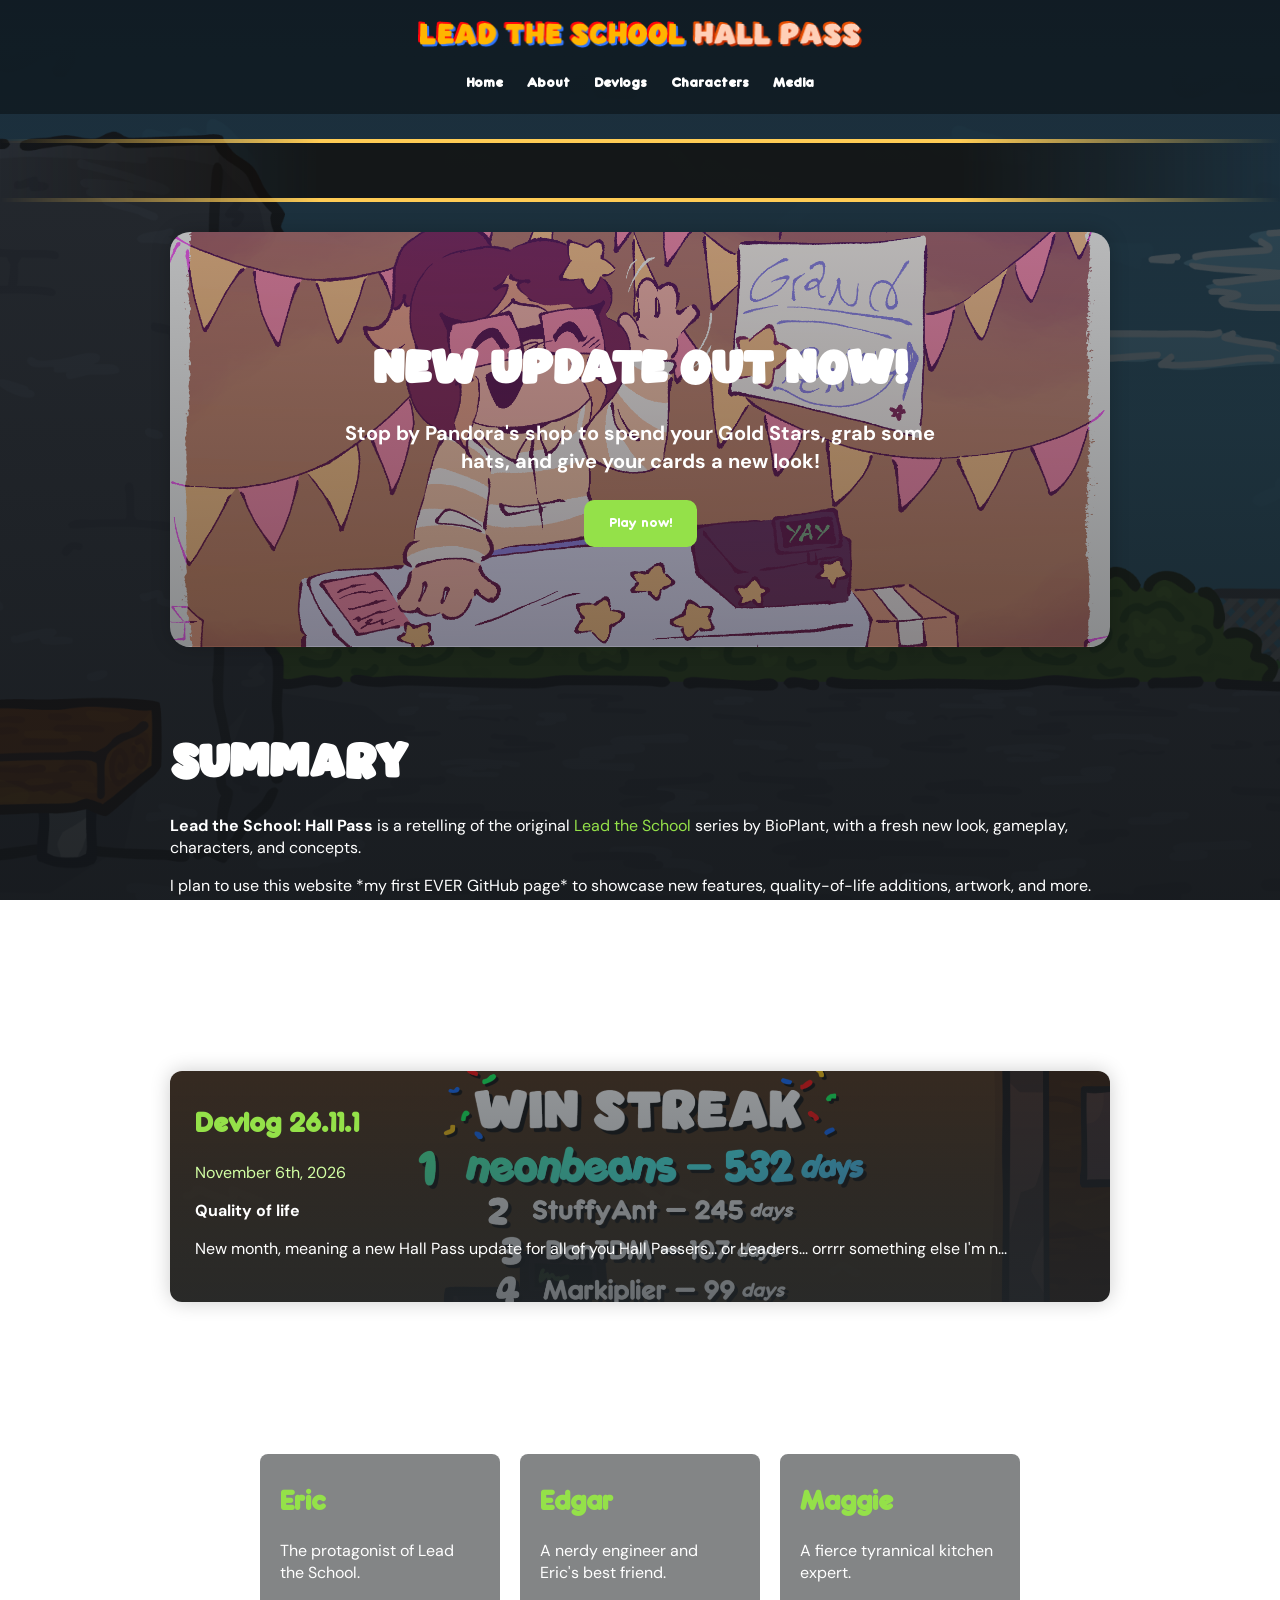
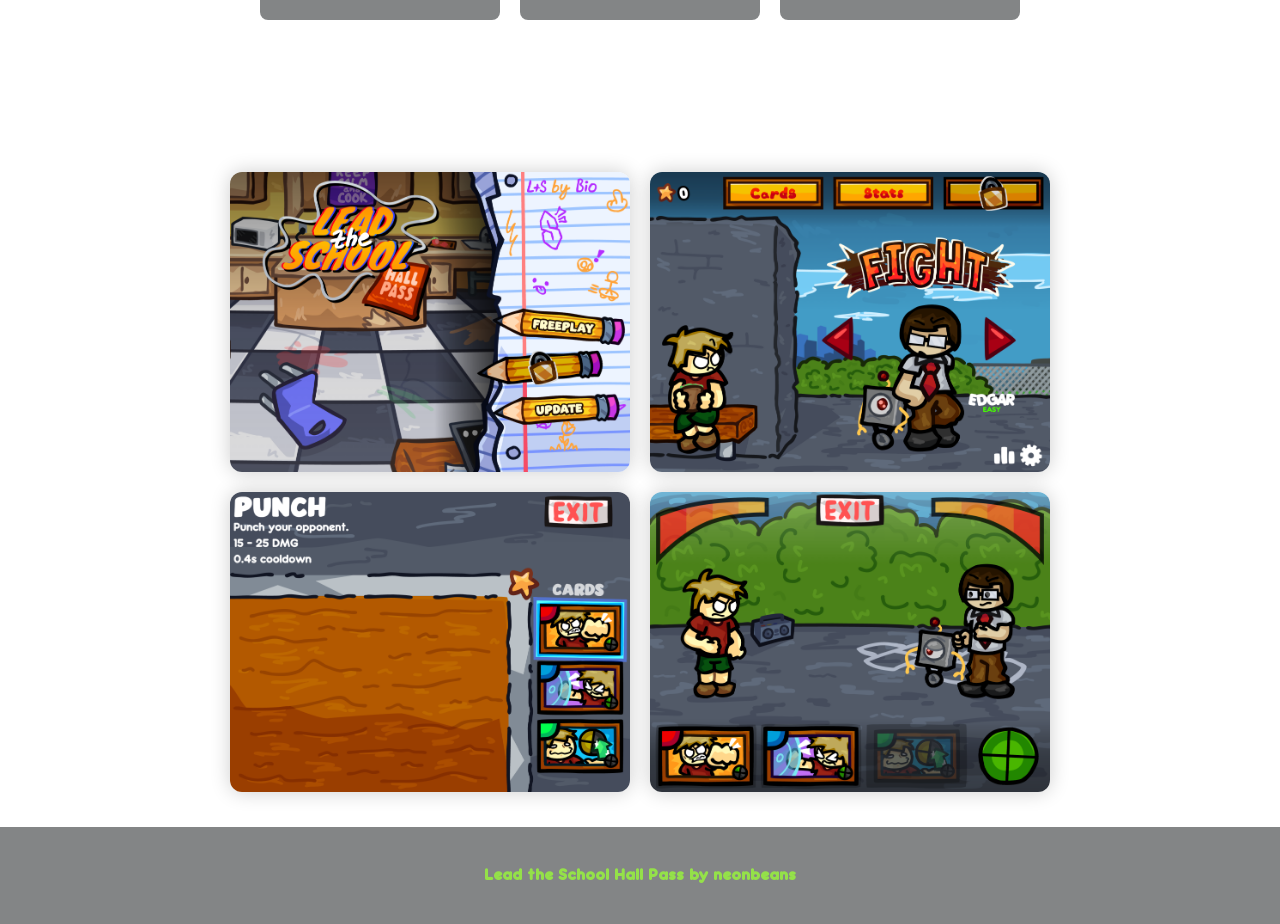
<file: index.html>
<!DOCTYPE html>
<html lang="en">
<head>
    <meta charset="UTF-8">
    <meta name="viewport" content="width=device-width, initial-scale=1.0">

    <title>LtS Hall Pass</title>
    <link rel="icon" type="image/png" href="images/icon.png">
    
    <link rel="stylesheet" href="style.css">
</head>

<body>

    <!-- Navigation -->
    <header>
        <img src="images/HPTitle.png" alt="Lead the School - Hall Pass" class="site-logo">

        <nav>
            <a href="index.html">Home</a>
            <a href="#about">About</a>
            <a href="devlogs/index.html">Devlogs</a>
            <a href="#characters">Characters</a>
            <a href="#media">Media</a>
        </nav>
    </header>

<div class="marquee">
    <div class="marquee-text">
        ✦ HALL PASS UPDATE ✦ PLAY NOW! ✦
    </div>
</div>

    
    <!-- Hero Section -->
    <main>

        <section class="hero">
            <h2>New update out now!</h2>

            <p>
                <b>Stop by Pandora's shop to spend your Gold Stars, grab some hats, and give your cards a new look!</b>
            </p>

            <a href="https://www.newgrounds.com/portal/view/1040729" class="button">Play now!</a>
        </section>


        <!-- About -->
        <section id="about">
            <h1>Summary</h1>

            <p>
                <b>Lead the School: Hall Pass</b> is a retelling of the original
                <a href="https://scratch.mit.edu/projects/459264643/">Lead the School</a>
                series by BioPlant, with a fresh new look, gameplay,
                characters, and concepts.
            </p>

            <p>
                I plan to use this website *my first EVER GitHub page* to showcase new features, quality-of-life additions, artwork, and more.
            </p>
        </section>


        <!-- Devlog -->
        <section id="devlog">
            <h1>Latest Devlog</h1>

            <a href="devlogs/devlog6.html" class="devlog-link">
               <div class="devlog-post devlog6">

                    <h2>Devlog 26.11.1</h2>

                    <p class="date">November 6th, 2026</p>

                    <p>
                    <b>Quality of life</b>
                    </p>

                    <p>
                    New month, meaning a new Hall Pass update for all of you Hall Passers... or Leaders... orrrr something else I'm n...
                    </p>
                </div>
            </a>
        </section>


        <!-- Characters -->
        <section id="characters">
            <h1>Characters</h1>

            <div class="character-list">

                <div class="character">
                    <h2>Eric</h2>
                    <p>The protagonist of Lead the School.</p>
                </div>

                <div class="character">
                    <h2>Edgar</h2>
                    <p>A nerdy engineer and Eric's best friend.</p>
                </div>

                <div class="character">
                    <h2>Maggie</h2>
                    <p>A fierce tyrannical kitchen expert.</p>
                </div>

            </div>
        </section>


        <!-- Media -->
        <section id="media">
            <h1>Media</h1>

            <div class="media-gallery">
                <img src="images/SS1.png" alt="Menu">
                <img src="images/SS2.png" alt="Main Screen">
                <img src="images/SS3.png" alt="Cards">
                <img src="images/SS4.png" alt="Fight">
            </div>
        </section>

    </main>


    <!-- Footer -->
    <footer>
        <h3>
            Lead the School Hall Pass by <a href="https://www.youtube.com/@neonbeans">neonbeans</a>
        </h3>
    </footer>
    
</body>
</html>
</file>
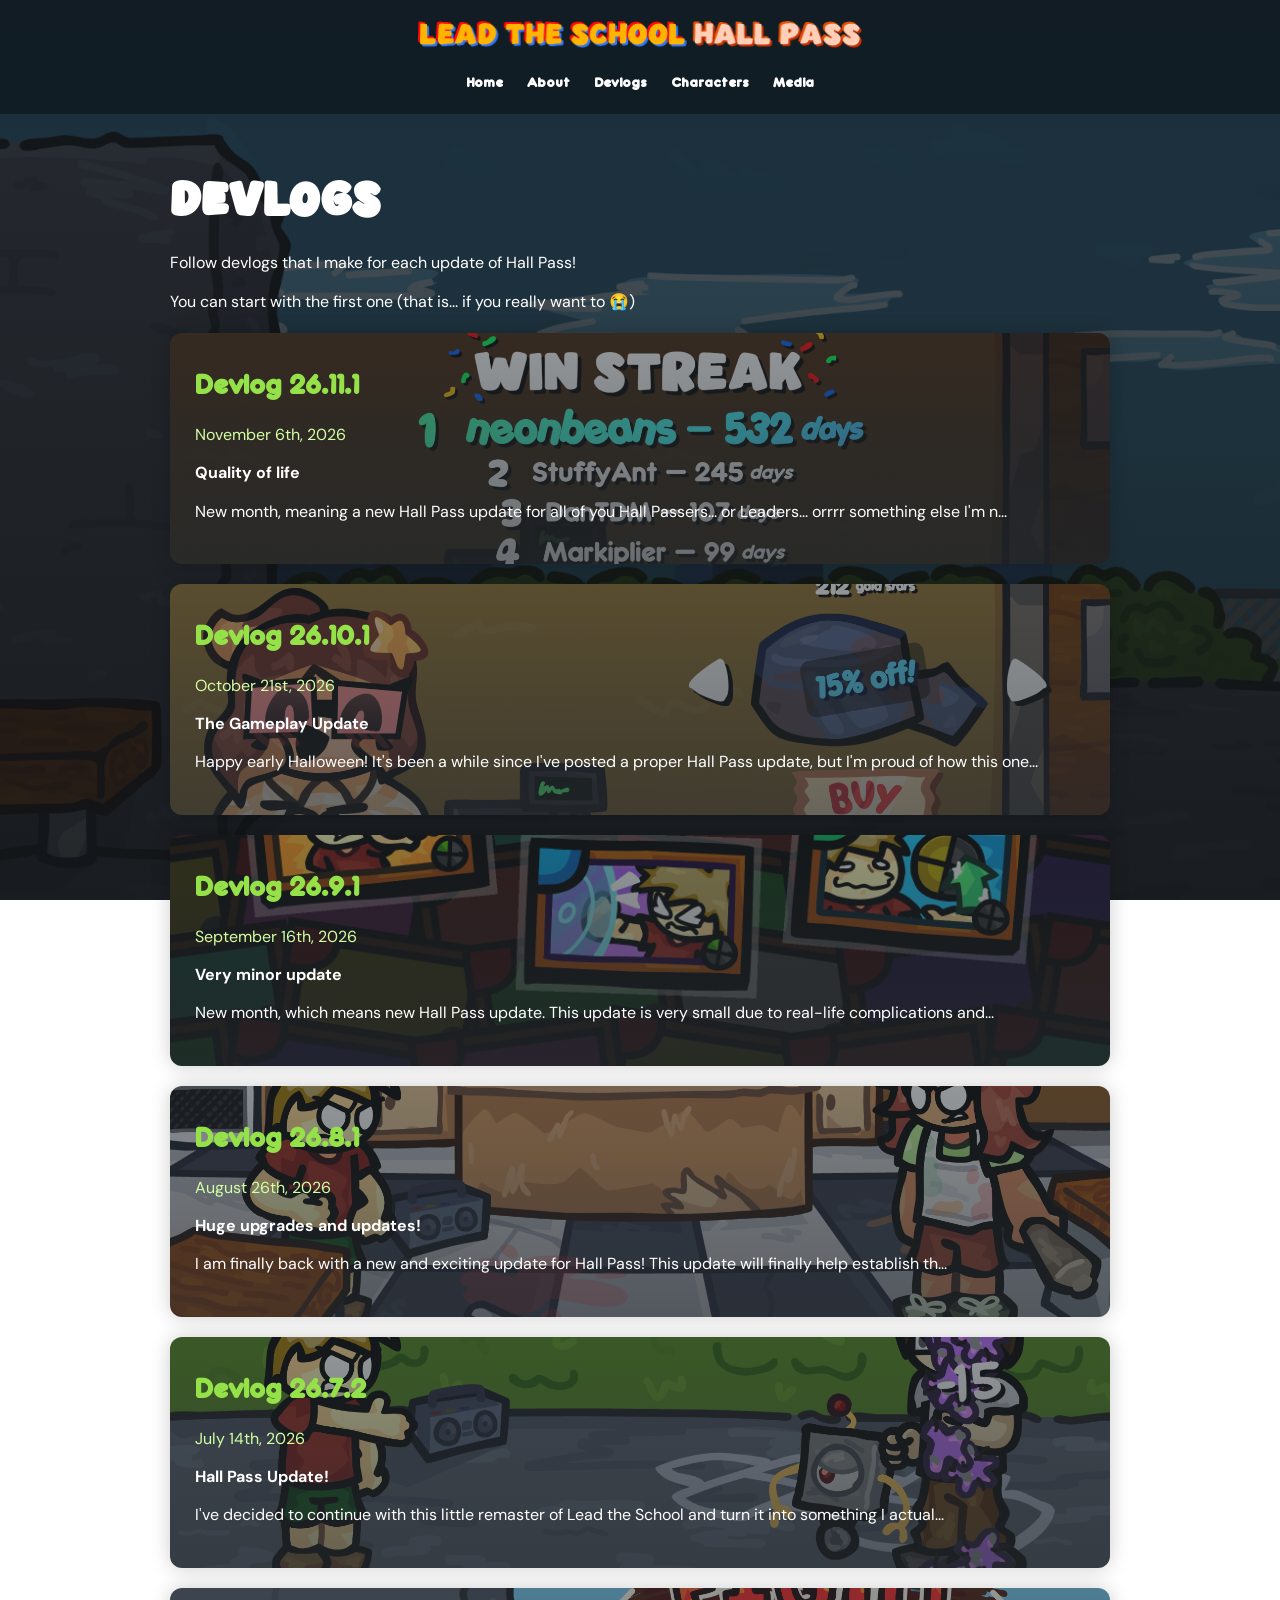
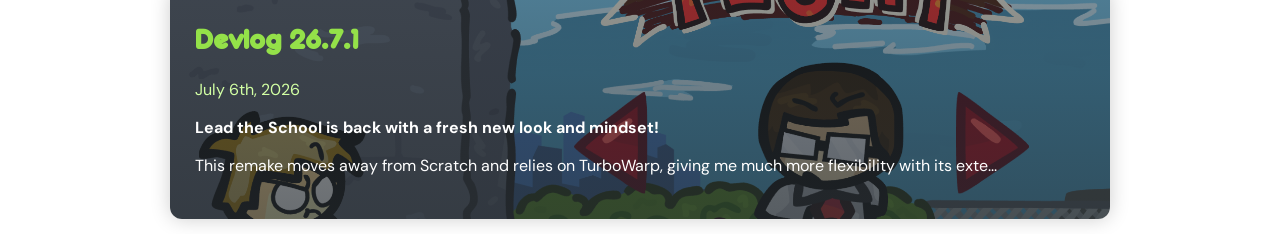
<file: devlogs/index.html>
<!DOCTYPE html>
<html lang="en">

<head>
    <meta charset="UTF-8">
    <meta name="viewport" content="width=device-width, initial-scale=1.0">

    <title>Devlogs</title>

    <link rel="icon" type="image/png" href="../images/icon.png">
    <link rel="stylesheet" href="../style.css">
</head>

<body>

    <header>
        <img src="../images/HPTitle.png" alt="Lead the School - Hall Pass" class="site-logo">

        <nav>
            <a href="../index.html">Home</a>
            <a href="#about">About</a>
            <a href="index.html">Devlogs</a>
            <a href="#characters">Characters</a>
            <a href="#media">Media</a>
        </nav>
    </header>


    <main>

        <section>
            <h1>Devlogs</h1>

            <p>
                Follow devlogs that I make for each update of Hall Pass!
            </p>

            <p>
                You can start with the first one (that is... if you really want to 😭)
            </p>


            <!-- Devlog #5 -->
            <a href="devlog6.html" class="devlog-link">
               <div class="devlog-post devlog6">

                    <h2>Devlog 26.11.1</h2>

                    <p class="date">November 6th, 2026</p>

                    <p>
                    <b>Quality of life</b>
                    </p>

                    <p>
                    New month, meaning a new Hall Pass update for all of you Hall Passers... or Leaders... orrrr something else I'm n...
                    </p>
                </div>
            </a>
            
            <!-- Devlog #5 -->
            <a href="devlog5.html" class="devlog-link">
               <div class="devlog-post devlog5">

                    <h2>Devlog 26.10.1</h2>

                    <p class="date">October 21st, 2026</p>

                    <p>
                    <b>The Gameplay Update</b>
                    </p>

                    <p>
                    Happy early Halloween! It's been a while since I've posted a proper Hall Pass update, but I'm proud of how this one...
                    </p>
                </div>
            </a>
            
           <!-- Devlog #4 -->
            <a href="devlog4.html" class="devlog-link">
               <div class="devlog-post devlog4">

                    <h2>Devlog 26.9.1</h2>

                    <p class="date">September 16th, 2026</p>

                    <p>
                    <b>Very minor update</b>
                    </p>

                    <p>
                    New month, which means new Hall Pass update. This update is very small due to real-life complications and...
                    </p>
                </div>
            </a>
            
            <!-- Devlog #3 -->
            <a href="devlog3.html" class="devlog-link">
               <div class="devlog-post devlog3">

                    <h2>Devlog 26.8.1</h2>

                    <p class="date">August 26th, 2026</p>

                    <p>
                    <b>Huge upgrades and updates!</b>
                    </p>

                    <p>
                    I am finally back with a new and exciting update for Hall Pass! This update will finally help establish th...
                    </p>
                </div>
            </a>
            
            <!-- Devlog #2 -->
            <a href="devlog2.html" class="devlog-link">
               <div class="devlog-post devlog2">

                    <h2>Devlog 26.7.2</h2>

                    <p class="date">July 14th, 2026</p>

                    <p>
                    <b>Hall Pass Update!</b>
                    </p>

                    <p>
                    I've decided to continue with this little remaster of Lead the School and turn it into something I actual...
                    </p>
                </div>
            </a>


            <!-- Devlog #1 -->
            <a href="devlog1.html" class="devlog-link">
                <div class="devlog-post devlog1">

                    <h2>Devlog 26.7.1</h2>

                    <p class="date">July 6th, 2026</p>

                    <p>
                    <b>Lead the School is back with a fresh new look and mindset!</b>
                    </p>

                    <p>
                    This remake moves away from Scratch and relies on TurboWarp, giving me much more flexibility with its exte...
                    </p>
                </div>
            </a>

        </section>

    </main>

</body>
</html>
</file>
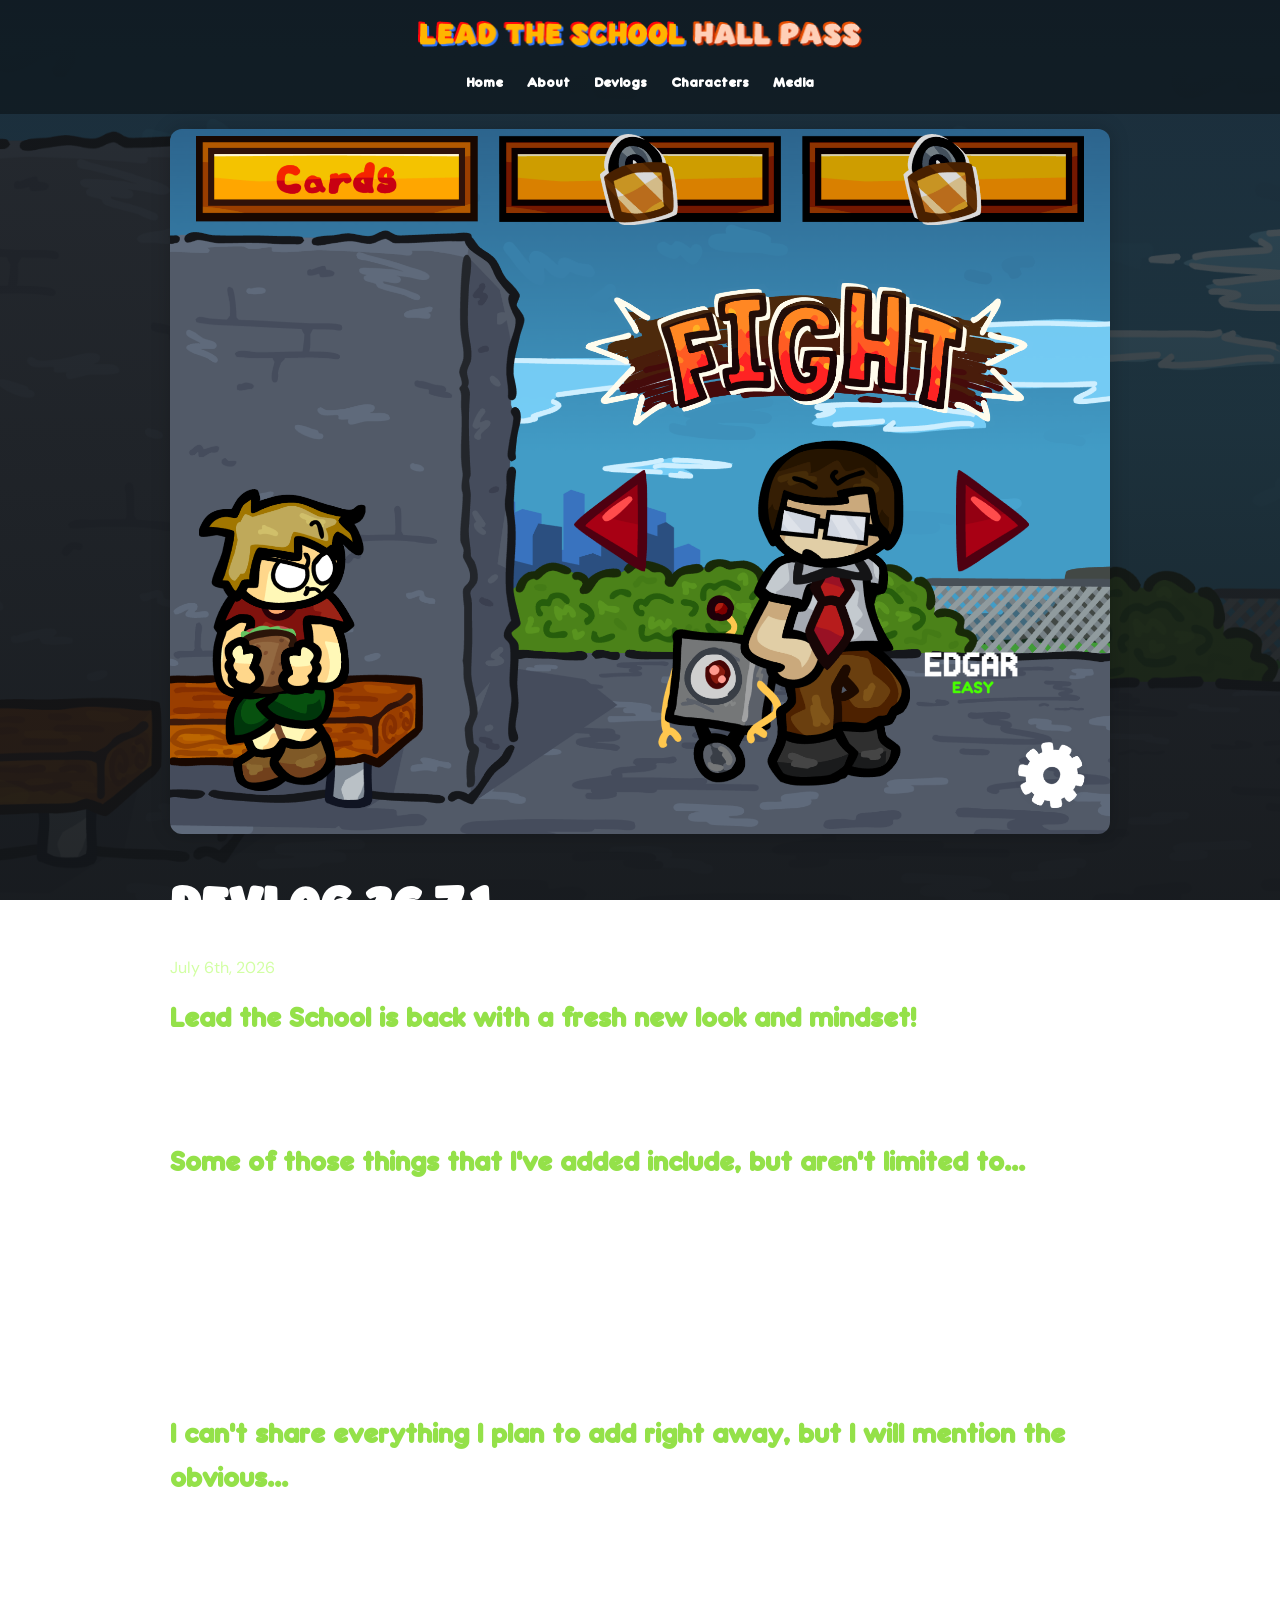
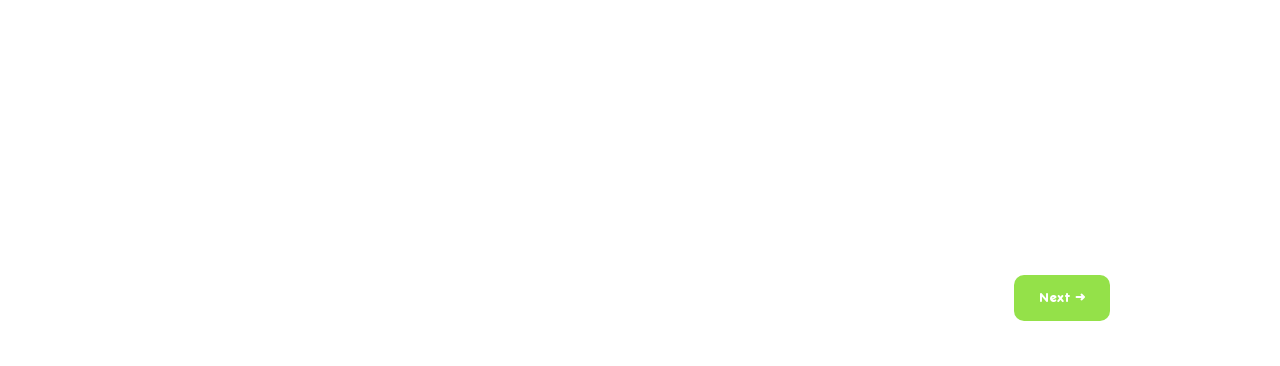
<file: devlogs/devlog1.html>
<!DOCTYPE html>
<html lang="en">
<head>
    <meta charset="UTF-8">
    <meta name="viewport" content="width=device-width, initial-scale=1.0">

    <title>Devlog 26.7.1</title>

    <link rel="icon" type="image/png" href="../images/icon.png">
    <link rel="stylesheet" href="../style.css">
</head>

<body>

    <header>
        <img src="../images/HPTitle.png" alt="Lead the School - Hall Pass" class="site-logo">

         <nav>
            <a href="../index.html">Home</a>
            <a href="#about">About</a>
            <a href="index.html">Devlogs</a>
            <a href="#characters">Characters</a>
            <a href="#media">Media</a>
        </nav>
    </header>

    <main>
        
        <section>
            <div class="devlog-gallery">
                <img src="images/26.7.1.png" alt="26.7.1">
            </div>
            
            <h1>Devlog 26.7.1</h1>
            <p class="date">July 6th, 2026</p>

            <h2>Lead the School is back with a fresh new look and mindset!</h2>
            
            <p>
                This remake moves away from Scratch and relies on Turbowarp, giving me much more flexibility with its extension blocks. Along with the slight engine upgrade, I've added a variety of new features that bring together the best parts of both the original game and its sequel into one complete experience.
            </p>

            <h2>Some of those things that I've added include, but aren't limited to...</h2>

            <p>
                <li>Better mouse controls (scroll wheel)</li>
                <li>Settings menu</li>
                <li>Readable HP numbers (toggleable in settings)</li>
                <li>Muting and unmuting music to your liking</li>
                <li>Better SFX and animation compared to the original series</li>
                <li>Tweaked gameplay and fighting mechanics</li>
                <li>Better code optimization</li>
            </p>

            </p>
                <em>...and many more!</em>
            </p>

            <h2>I can't share everything I plan to add right away, but I will mention the obvious...</h2>

            <p>
                <li>Story mode</li>
                <li>More cards</li>
                <li>Deck customization</li>
                <li>More bosses</li>
                <li>And of course, modding support</li>

            </p>
            
            <p>
                I want this game to be more than what it's worth right now, and I want to be able to build something off of a game that really helped shape where I am today. If you don't know from Lead the Friday Night, Lead the School was a stupid little Scratch game made by someone who liked making Henry Stickmin fangames (hence why I made Cracking the Safe as well). It's kinda stupid how many of my projects right now are centred around the same person. But if it weren't for BioPlant, I wouldn't be where I'm at today, so I gotta give my specialest of thanks.
            </p>

            <p>
                Thank you for taking the time to read my devlog, and make sure to check out my other work!
            </p>

            <p>
                <em>-Neon</em>
            </p>

            <div class="devlog-navigation">
                <span></span>

                <a href="devlog2.html" class="button">
                    Next →
                </a>
            </div>
        </section>
    </main>

</body>
</html>
</file>
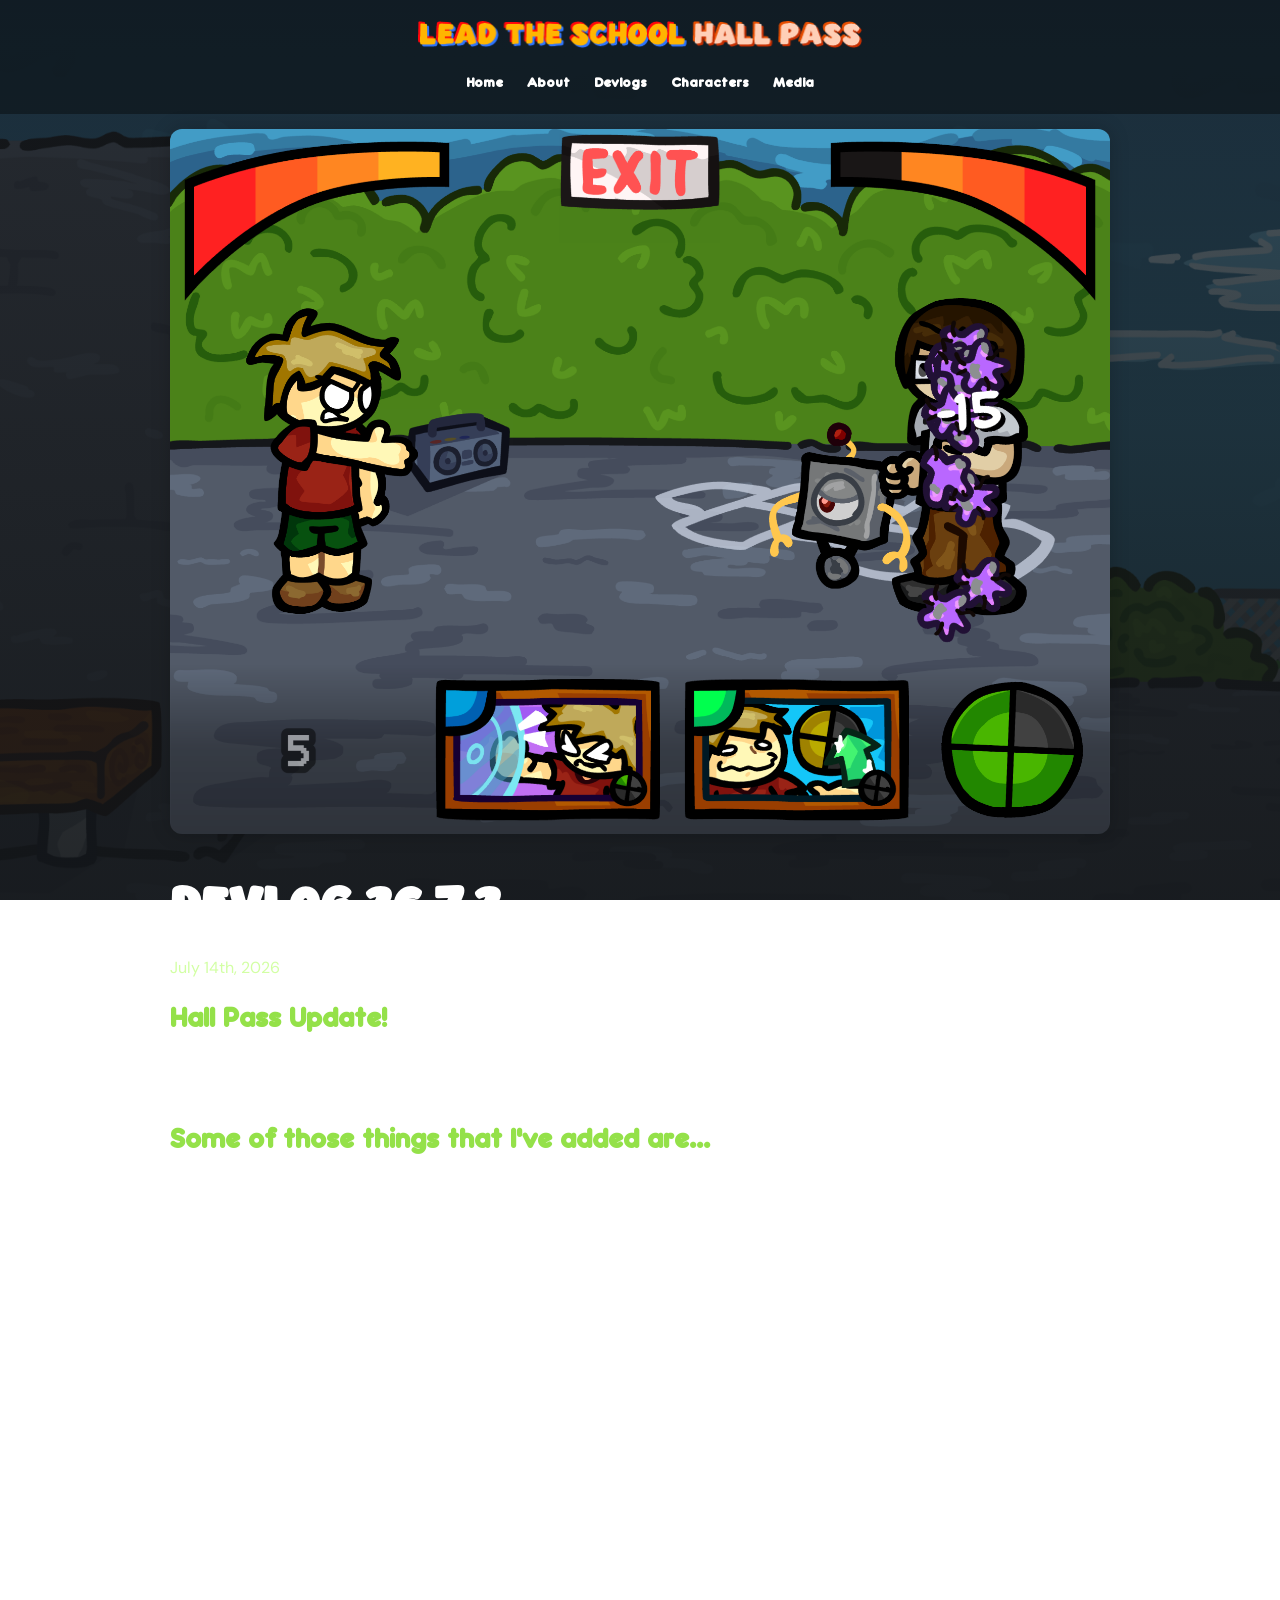
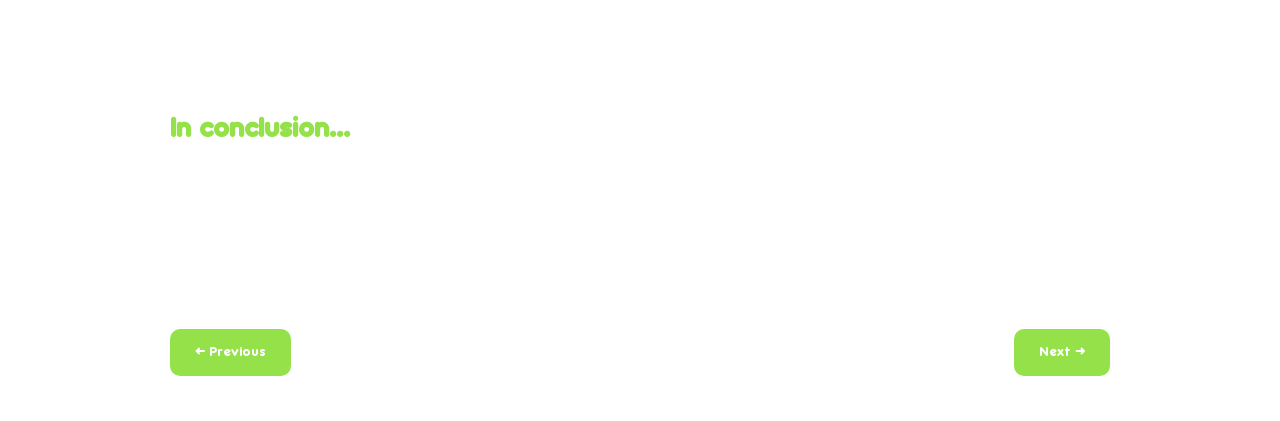
<file: devlogs/devlog2.html>
<!DOCTYPE html>
<html lang="en">
<head>
    <meta charset="UTF-8">
    <meta name="viewport" content="width=device-width, initial-scale=1.0">

    <title>Devlog 26.7.2</title>

    <link rel="icon" type="image/png" href="../images/icon.png">
    <link rel="stylesheet" href="../style.css">
</head>

<body>

    <header>
        <img src="../images/HPTitle.png" alt="Lead the School - Hall Pass" class="site-logo">

         <nav>
            <a href="../index.html">Home</a>
            <a href="#about">About</a>
            <a href="index.html">Devlogs</a>
            <a href="#characters">Characters</a>
            <a href="#media">Media</a>
        </nav>
    </header>

    <main>
        
        <section>
            <div class="devlog-gallery">
                <img src="images/26.7.2.png" alt="26.7.2">
            </div>
            
            <h1>Devlog 26.7.2</h1>
            <p class="date">July 14th, 2026</p>

            <h2>Hall Pass Update!</h2>
            
            <p>
                I've decided to continue with this little remaster of Lead the School and turn it into something I actually want to do. This update may be small, but it'll help expand this game into something more than what it was before.
            </p>

            <h2>Some of those things that I've added are...</h2>

            <p>
                <li><b>Changed the name from "Lead the School Revisioned" to "Lead the School - Hall Pass"</b></li>
            </p>

            <p>
                <em>This will help differentiate it from being just another remaster I'm doing and turn it into something genuine.</em>
            </p>

            <p>
                <li><b>Changed update format</b></li>
            </p>

            <p>
                <em>With this update format, it goes like this: Year, Month and Update. With this format, it’ll be easier to remember dates and how many updates I’ve done throughout each month.</em>

            <p>
                <li><b>Cooldown timer</b></li>
            </p>

            <p>
                <em>This will help with indiciating when your card will be next played. I plan on making this optional in the settings if people prefer having no cooldown.</em>

            <p>
                <li><b>Gum card added</b></li>
            </p>

            <p>
                <em>I've added the original Gum card from the original game as well as altered it's mechanic to better suit my version.</em>

            <p>
                <li><b>Added descriptions for cards</b></li>
            </p>

            <p>
                <em>Along with the gum card, since switching out cards is actually useful I've added some descrptions for cards (that includes their cooldown and how much DMG they do).</em>

            <p>
                <li><b>Revamped settings menu</b></li>
            </p>

            <p>
                <em>I've turned the "mute" button into volume sliders for music and sound, as well as added a "Show DMG Numbers" button.</em>
             </p>

            <h2>In conclusion...</h2>
            
            <p>
                I can't say when I'm adding the next boss just yet; it could be next update, or it could be next month. But I'm actively brainstorming and adding new mechanics and ideas to this game to slowly make it more replayable.
            </p>

            <p>
                Thank you for taking the time to read my devlog, and make sure to check out my other work!
            </p>

            <p>
                <em>-Neon</em>
            </p>

            <div class="devlog-navigation">
                <a href="devlog1.html" class="button">
                    ← Previous
                </a>

                <a href="devlog3.html" class="button">
                    Next →
                </a>
            </div>
        </section>
    </main>

</body>
</html>
</file>
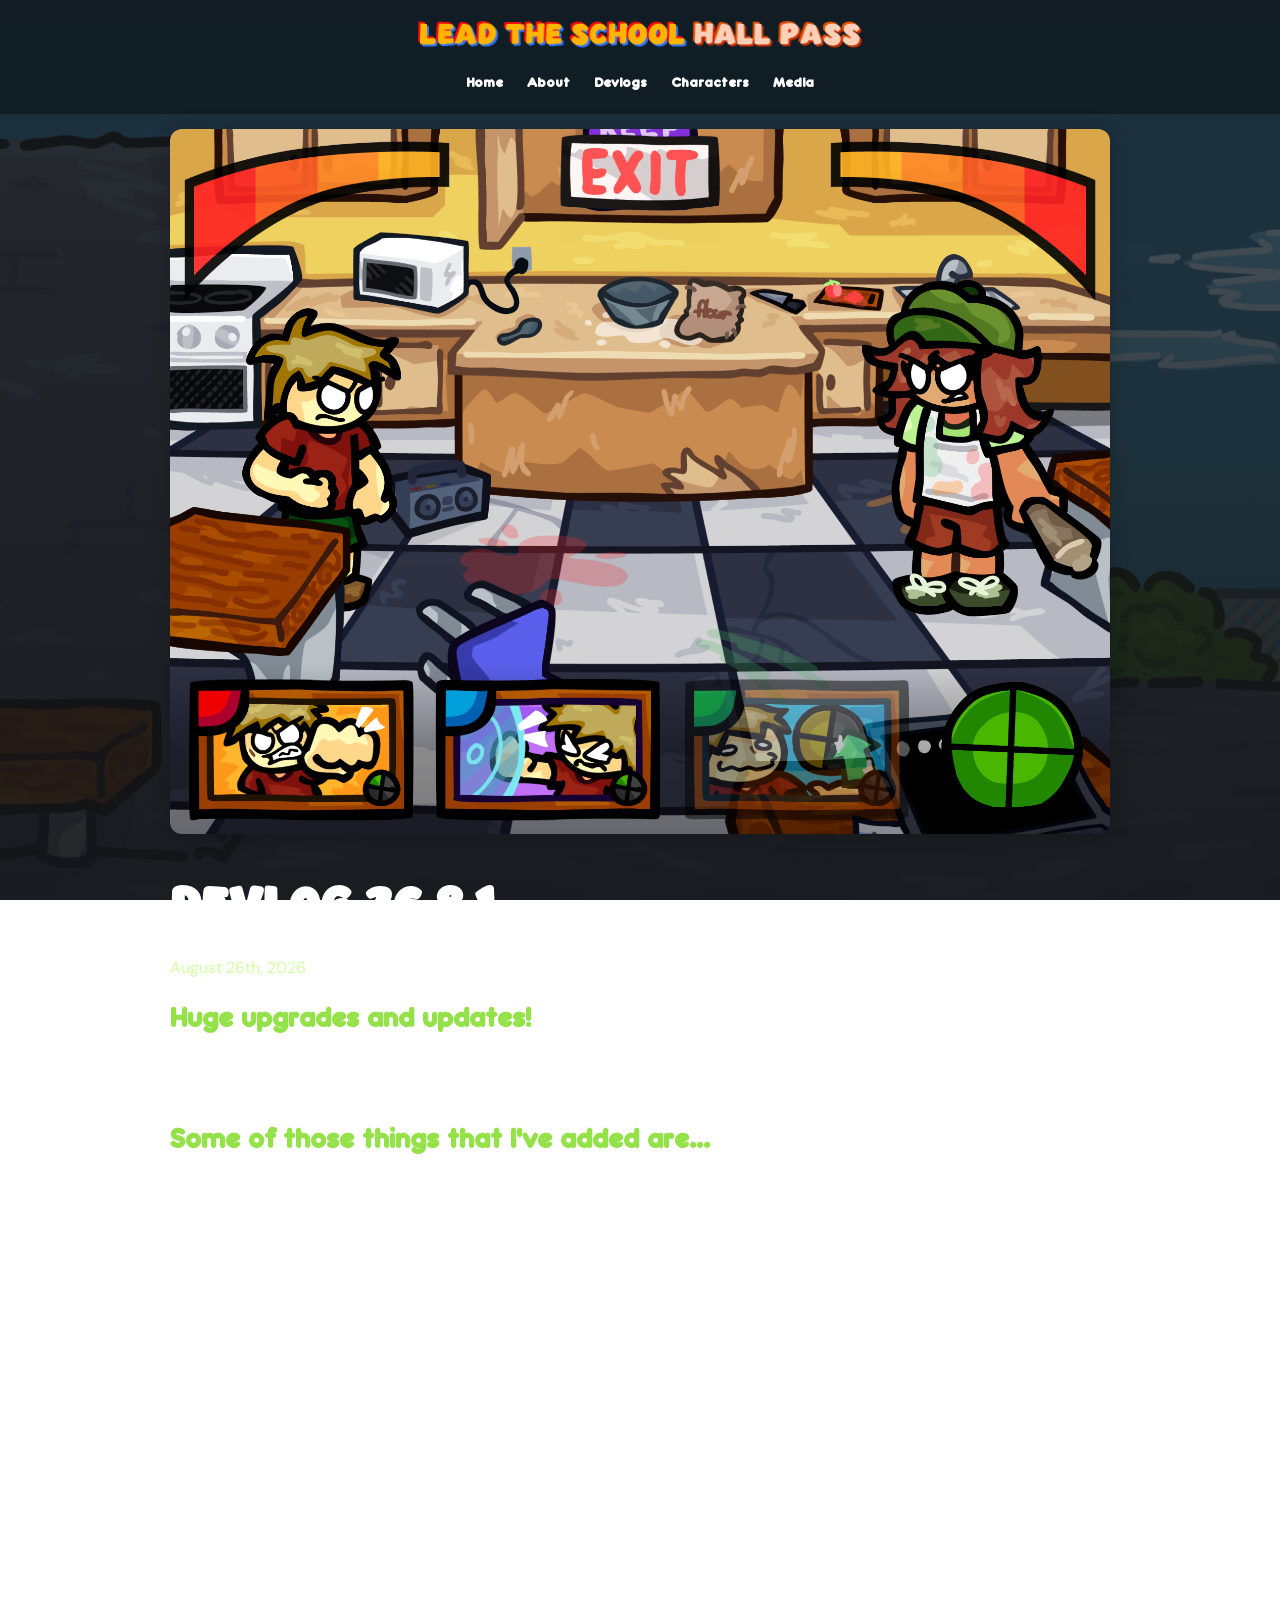
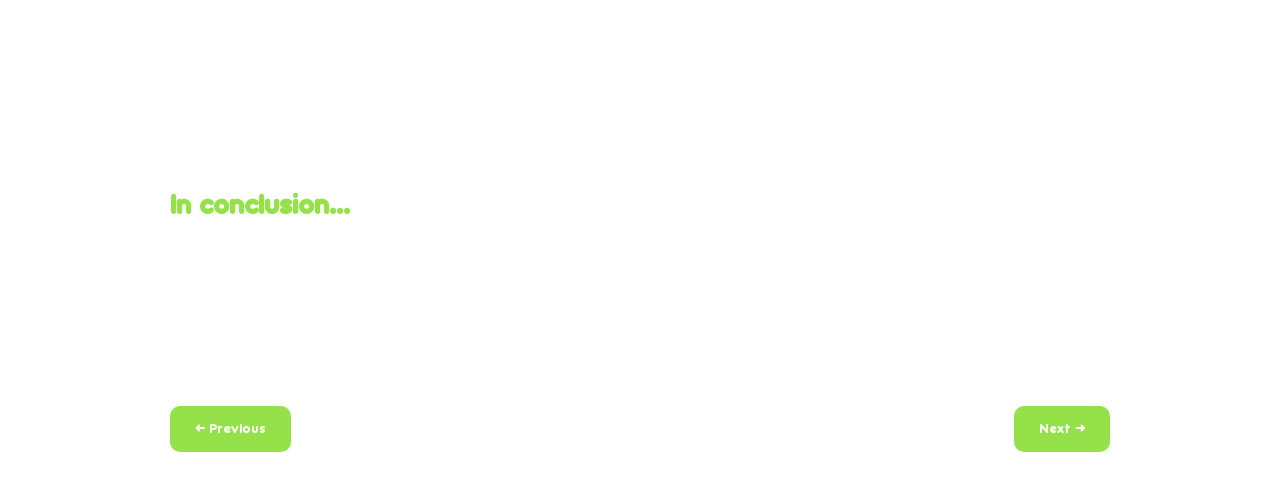
<file: devlogs/devlog3.html>
<!DOCTYPE html>
<html lang="en">
<head>
    <meta charset="UTF-8">
    <meta name="viewport" content="width=device-width, initial-scale=1.0">

    <title>Devlog 26.8.1</title>

    <link rel="icon" type="image/png" href="../images/icon.png">
    <link rel="stylesheet" href="../style.css">
</head>

<body>

    <header>
        <img src="../images/HPTitle.png" alt="Lead the School - Hall Pass" class="site-logo">

         <nav>
            <a href="../index.html">Home</a>
            <a href="#about">About</a>
            <a href="index.html">Devlogs</a>
            <a href="#characters">Characters</a>
            <a href="#media">Media</a>
        </nav>
    </header>

    <main>
        
        <section>
            <div class="devlog-gallery">
                <img src="images/26.8.1.png" alt="26.8.1">
            </div>
            
            <h1>Devlog 26.8.1</h1>
            <p class="date">August 26th, 2026</p>

            <h2>Huge upgrades and updates!</h2>
            
            <p>
                I am finally back with a new and exciting update for Hall Pass! This update will finally help establish this rendition as its own unique entity with some Lead the School elements.
            </p>

            <h2>Some of those things that I've added are...</h2>

            <p>
                <li><b>New character + fight</b></li>
            </p>

            <p>
                <em>There is now a second boss fight! Unlock it by beating Edgar *and see what <b>she</b> has in store!*</em>
            </p>

            <p>
                <li><b>New currency system</b></li>
            </p>

            <p>
                <em>Say hello to gold stars! These will be the main currency to Hall Pass and will help you obtain certain accessories in the far future.</em>

            <p>
                <li><b>New results screen</b></li>
            </p>

            <p>
                <em>After winning a fight, you'll be granted a results screen with a ranking of how well you fought *just like in the original games!*</em>

            <p>
                <li><b>Statistics menu for DMG and rounds</b></li>
            </p>

            <p>
                <em>I added a menu of all of your stats for those nerds who want every action they've ever done in Hall Pass.</em>

            <p>
                <li><b>Revamped startup screen</b></li>
            </p>

            <p>
                <em>A new menu screen has been made to reflect all of these changes and has been stylized to fit more into the Lead the School aesthetic.</em>

            <p>
                <li><b>Flavor text for when you click on Eric in the Freeplay menu</b></li>
            </p>

            <p>
                <em>When you click Eric in the Freeplay menu, you'll see descriptions for each fight you have selected.</em>
            </p>

            <p>
                <li><b>Saving, loading and resetting data</b></li>
            </p>

            <p>
                <em>This one is probably the most important of all; you can now save your data! This will ensure that everyone is satisfied and keeps playing to get better without having to start all over again.</em>
            </p>

            <h2>In conclusion...</h2>
            
            <p>
                I can't believe I've done so much to this game already. It feels like yesterday that I thought of a Lead the School retelling, and yet it's come so far. I'm very proud of this update and how everything turned out in the end. More updates like this will come.
            </p>

            <p>
                Thank you for taking the time to read my devlog, and make sure to check out my other work!
            </p>

            <p>
                <em>-Neon</em>
            </p>

            <div class="devlog-navigation">
                <a href="devlog2.html" class="button">
                    ← Previous
                </a>

                <a href="devlog4.html" class="button">
                    Next →
                </a>
            </div>
        </section>
    </main>

</body>
</html>
</file>
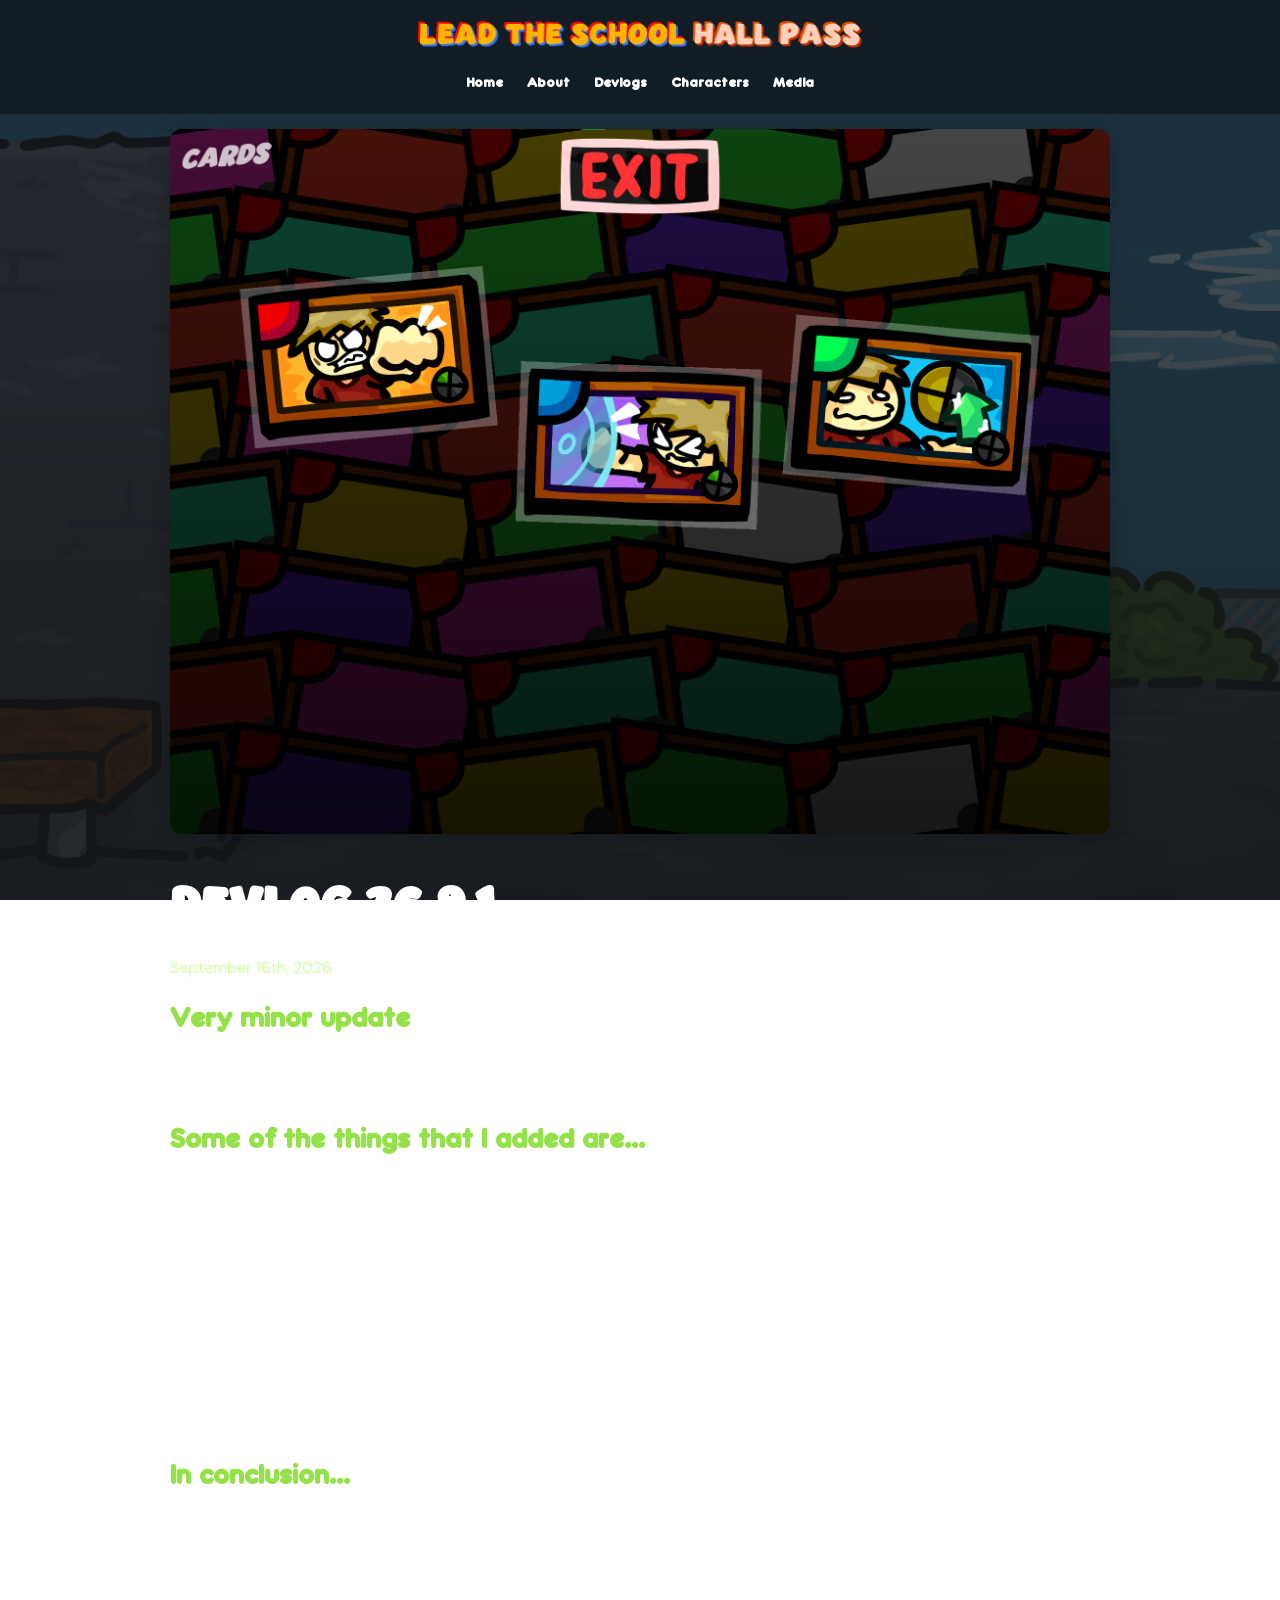
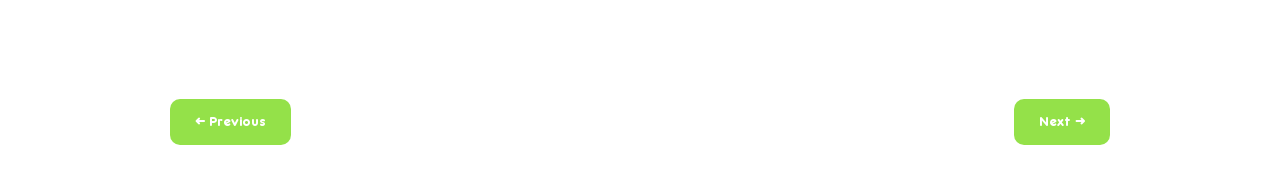
<file: devlogs/devlog4.html>
<!DOCTYPE html>
<html lang="en">
<head>
    <meta charset="UTF-8">
    <meta name="viewport" content="width=device-width, initial-scale=1.0">

    <title>Devlog 26.9.1</title>

    <link rel="icon" type="image/png" href="../images/icon.png">
    <link rel="stylesheet" href="../style.css">
</head>

<body>

    <header>
        <img src="../images/HPTitle.png" alt="Lead the School - Hall Pass" class="site-logo">

         <nav>
            <a href="../index.html">Home</a>
            <a href="#about">About</a>
            <a href="index.html">Devlogs</a>
            <a href="#characters">Characters</a>
            <a href="#media">Media</a>
        </nav>
    </header>

    <main>
        
        <section>
            <div class="devlog-gallery">
                <img src="images/26.9.1.png" alt="26.9.1">
            </div>
            
            <h1>Devlog 26.9.1</h1>
            <p class="date">September 16th, 2026</p>

            <h2>Very minor update</h2>
            
            <p>
                New month, which means new Hall Pass update. This update is very small due to real-life complications and other factors, but I made sure not to fully disappoint.
            </p>

            <h2>Some of the things that I added are...</h2>

            <p>
                <li><b>New leaderboard</b></li>
            </p>

            <p>
                <em>I added a leaderboard for Newgrounds players of Hall Pass showing how many gold stars you have. The podium will have the top 5 richest players.</em>
            </p>

            <p>
                <li><b>Randomized DMG numbers</b></li>
            </p>

            <p>
                <em>I changed how getting damage works, with each attack being slightly randomized. This will tie into the next big Hall Pass update coming in October.</em>

            <p>
                <li><b>Revamped buttons and fonts</b></li>
            </p>

            <p>
                <em>I added new fonts and made everything more visually pleasing, while getting rid of the pixelated font indefinitely.</em>

            <p>

            <h2>In conclusion...</h2>
            
            <p>
                One important thing to mention that connects to the leaderboard system; <em><b>the definitive version of Hall Pass will be on Newgrounds.</b></em> I plan to move away from itch.io and create a separate website for Hall Pass content, which will make the page obsolete. Despite this, I want to eventually work towards a real application for Hall Pass. But that won't be for a while.
            </p>

            <p>
                Thank you for taking the time to read my devlog, and make sure to check out my other work!
            </p>

            <p>
                <em>-Neon</em>
            </p>

            <div class="devlog-navigation">
                <a href="devlog3.html" class="button">
                    ← Previous
                </a>

                <a href="devlog5.html" class="button">
                    Next →
                </a>
        </section>
    </main>

</body>
</html>
</file>
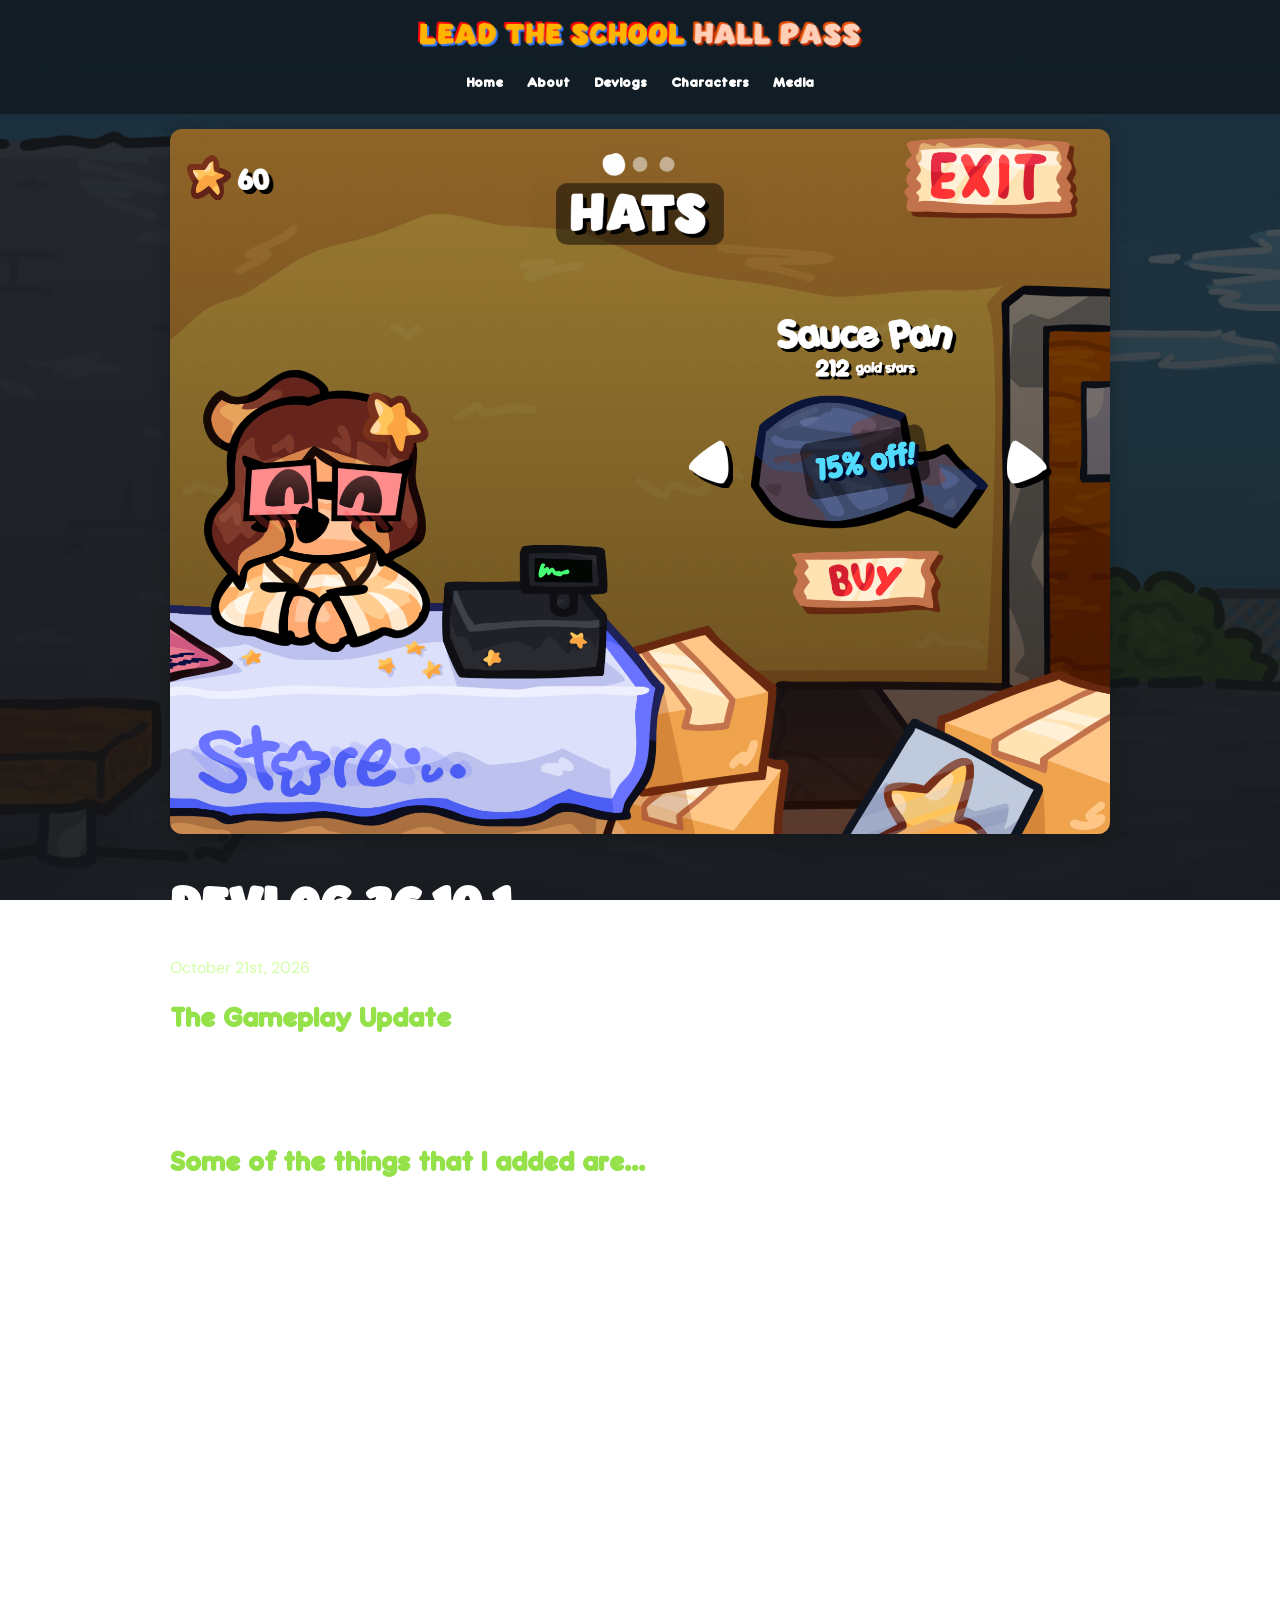
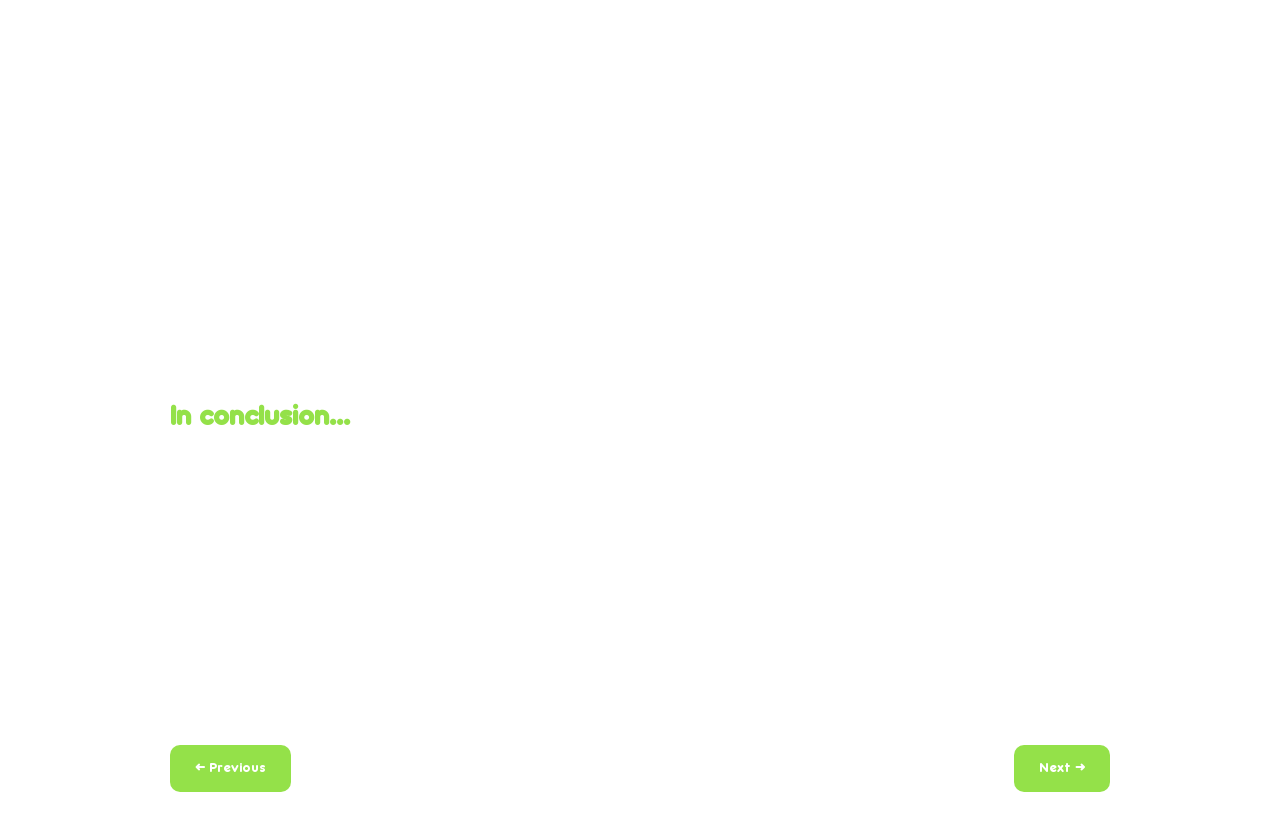
<file: devlogs/devlog5.html>
<!DOCTYPE html>
<html lang="en">
<head>
    <meta charset="UTF-8">
    <meta name="viewport" content="width=device-width, initial-scale=1.0">

    <title>Devlog 26.10.1</title>

    <link rel="icon" type="image/png" href="../images/icon.png">
    <link rel="stylesheet" href="../style.css">
</head>

<body>

    <header>
        <img src="../images/HPTitle.png" alt="Lead the School - Hall Pass" class="site-logo">

         <nav>
            <a href="../index.html">Home</a>
            <a href="#about">About</a>
            <a href="index.html">Devlogs</a>
            <a href="#characters">Characters</a>
            <a href="#media">Media</a>
        </nav>
    </header>

    <main>
        
        <section>
            <div class="devlog-gallery">
                <img src="images/26.10.1.png" alt="26.10.1">
            </div>
            
            <h1>Devlog 26.10.1</h1>
            <p class="date">October 21st, 2026</p>

            <h2>The Gameplay Update</h2>
            
            <p>
                Happy early Halloween! It's been a while since I've posted a proper Hall Pass update, but I'm proud of how this one turned out! I've spent a lot of time fixing bugs, improving existing systems, and adding some other new features to make sure the wait was worth it.
            </p>

            <h2>Some of the things that I added are...</h2>

            <p>
                <li><b>Switched engines from TurboWarp to PenguinMod</b></li>
            </p>

            <p>
                <em>I've decided to move the project over to PenguinMod, which gives me access to more extensions and tools that'll help further expand Hall Pass into a proper game.</em>
            </p>

            <p>
                <li><b>New shop + shopkeeper</b></li>
            </p>

            <p>
                <em>I've added a brand-new shop run by your new shopkeeper, <b>Pandora!</b> You can spend your Gold Stars on different items, with discounts and special deals that give you more reasons to save up and spend your hard-earned stars.</em>
            </p>
              
            <p>
                <li><b>New card inventory system</b></li>
            </p>

            <p>
                <em>I reworked how cards are unlocked, equipped, and organized. This should make managing your cards much easier and give you more flexibility to customize your setup before fighting.</em>
            </p>

            <p>
                <li><b>Visual overhaul on cards and assets</b></li>
            </p>

            <p>
                <em>I've given Hall Pass a fresh coat of paint, with updated card designs and other visual improvements to help everything feel more polished and consistent.</em>
            </p>

            <p>
                <li><b>New text engine</b></li>
            </p>

            <p>
                <em>I created a new text engine to improve how text is displayed throughout the game. This gives me more flexibility with dialogue and other text-based features moving forward.</em>
            </p>

            <p>
                <li><b>Critical DMG</b></li>
            </p>

            <p>
                <em>Battles can now be a little more unpredictable with the addition of critical damage. This adds another layer to combat and gives attacks the chance to hit harder than usual.</em>
            </p>

            <p>
                <li><b>Dialogue</b></li>
            </p>

            <p>
                <em>A new dialogue system has been added to make Hall Pass feel more lively, as well as replaced the flavor text in favor (get it) of this system.</em>
            </p>

            <p>
                <li><b>Hats and card skins</b></li>
            </p>

            <p>
                <em>You can now customize Eric with hats and card skins! These give you more ways to personalize your fights and cards, making your setup feel a little more stylized.</em>
            </p>



            <h2>In conclusion...</h2>
            
            <p>
                There's still plenty more I want to do with Hall Pass, this is only just the beginning. I have some other ideas I'm hoping to bring to life in future updates, especially now with the change in Scratch engines. For now, I'm happy with how much progress I've made, and I hope these additions make the game a little more replayable.
            </p>

             <p>
                One last thing; Since I've switched the game over to PenguinMod and reworked some of its core systems, <em><b>you'll need to restart your progress to play this update.</b></em> Unfortunately, the old save data isn't compatible with the new version, so your previous progress won't carry over. I know this isn't ideal, but it was the only way to make these changes work properly. It's also much better to have this happen now rather than months later down the line.
            </p>
               
            <p>
                Thank you for taking the time to read my devlog, and make sure to check out my other work!
            </p>

            <p>
                <em>-Neon</em>
            </p>

            <div class="devlog-navigation">
                <a href="devlog4.html" class="button">
                    ← Previous
                </a>

                <a href="devlog6.html" class="button">
                    Next →
                </a>
        </section>
    </main>

</body>
</html>
</file>
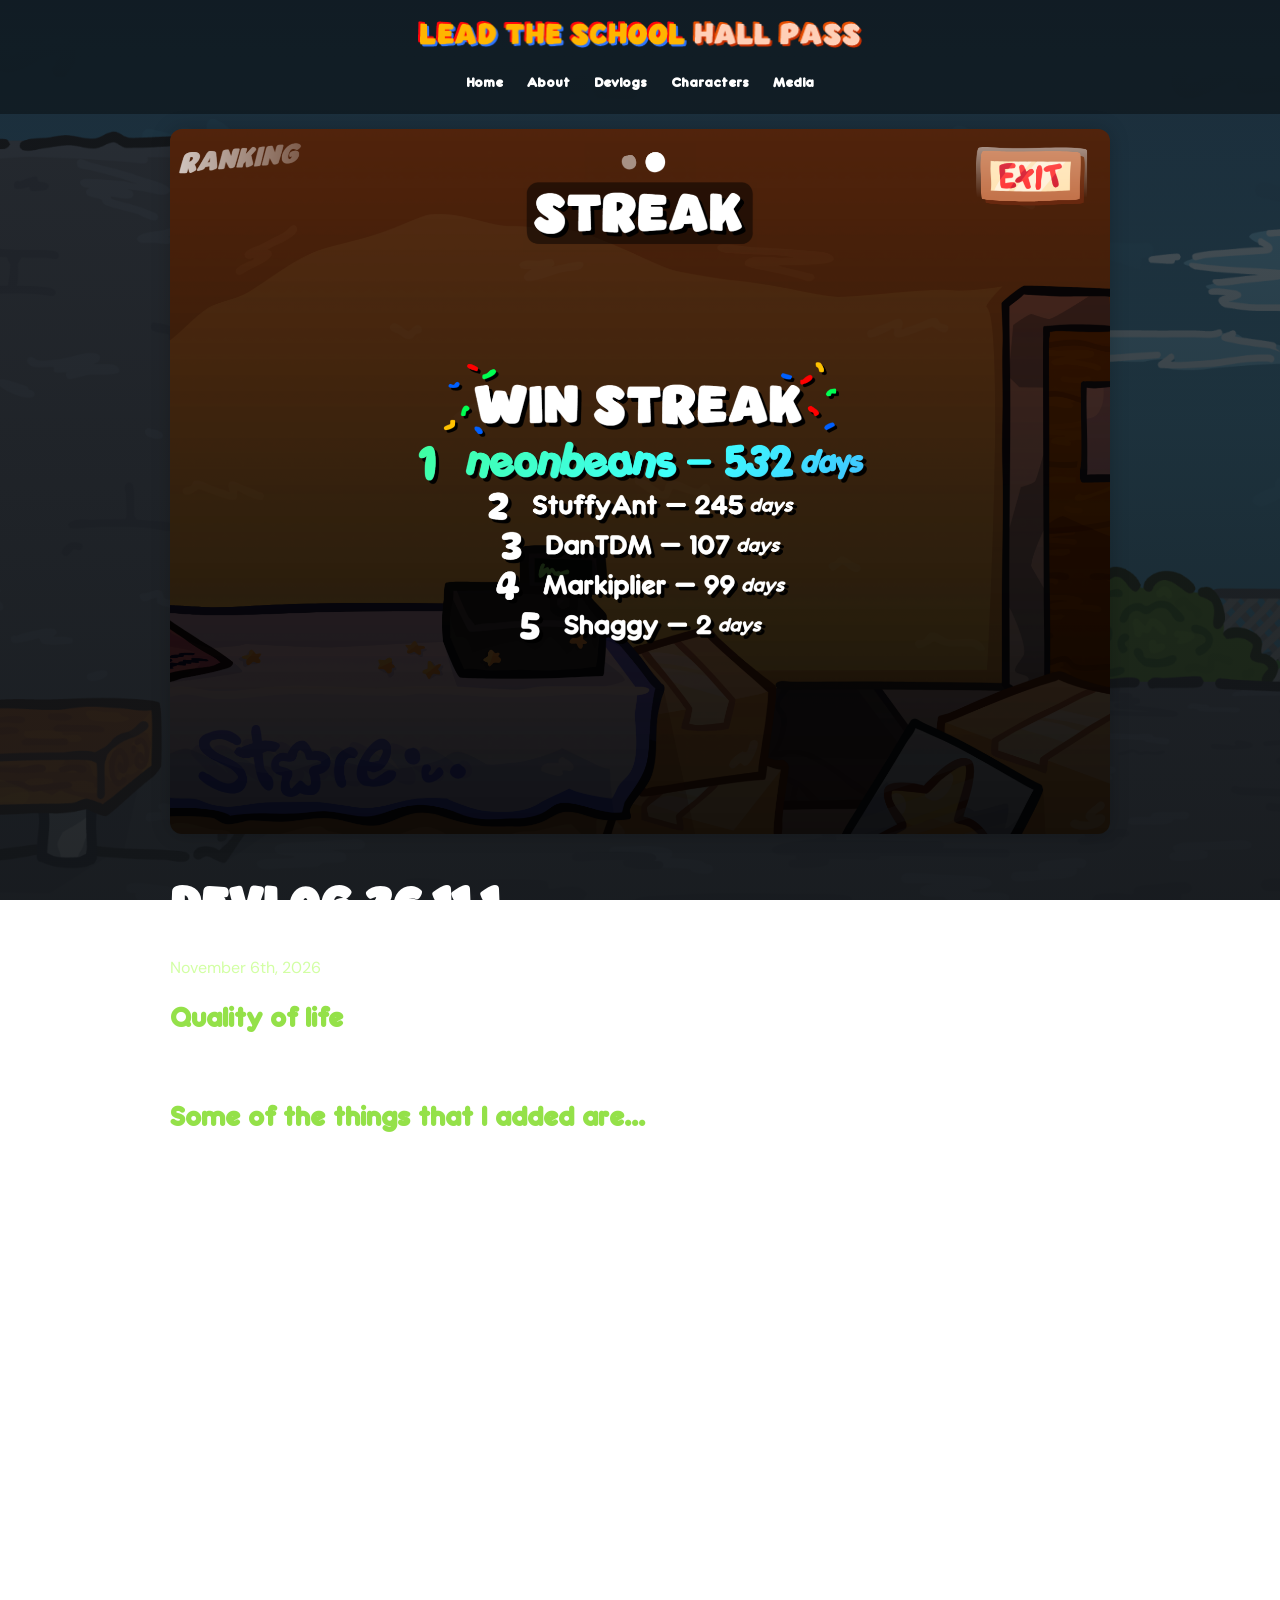
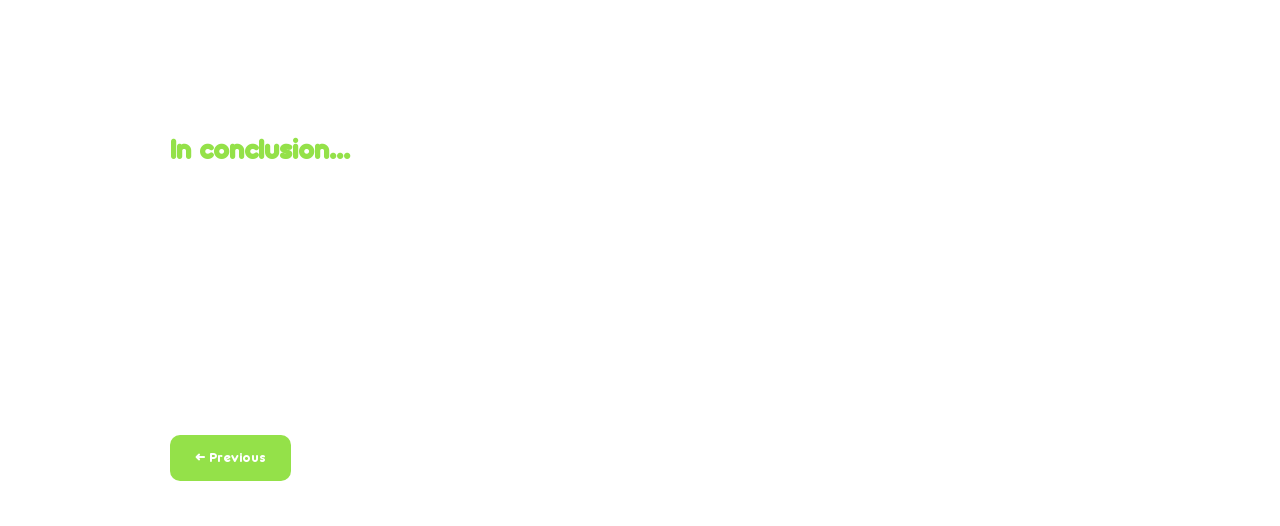
<file: devlogs/devlog6.html>
<!DOCTYPE html>
<html lang="en">
<head>
    <meta charset="UTF-8">
    <meta name="viewport" content="width=device-width, initial-scale=1.0">

    <title>Devlog 26.11.1</title>

    <link rel="icon" type="image/png" href="../images/icon.png">
    <link rel="stylesheet" href="../style.css">
</head>

<body>

    <header>
        <img src="../images/HPTitle.png" alt="Lead the School - Hall Pass" class="site-logo">

         <nav>
            <a href="../index.html">Home</a>
            <a href="#about">About</a>
            <a href="index.html">Devlogs</a>
            <a href="#characters">Characters</a>
            <a href="#media">Media</a>
        </nav>
    </header>

    <main>
        
        <section>
            <div class="devlog-gallery">
                <img src="images/26.11.1.png" alt="26.11.1">
            </div>
            
            <h1>Devlog 26.11.1</h1>
            <p class="date">November 6th, 2026</p>

            <h2>Quality of life</h2>
            
            <p>
                New month, meaning a new Hall Pass update for all of you Hall Passers... or Leaders... orrrr something else I'm not sure.
            </p>

            <h2>Some of the things that I added are...</h2>

            <p>
                <li><b>Timer for battles</b></li>
            </p>

            <p>
                <em>I've added a new timer during battles and fights! The faster you complete battles, the bigger a [i]multiplier[/i] you will gain for your gold stars!</em>
            </p>

            <p>
                <li><b>Difficulty selector</b></li>
            </p>

            <p>
                <em>You can now select a difficulty for each battle! The character's difficulty won't change, but if you want more experienced gameplay, you can now play on Expert Mode.</em>
            </p>
              
            <p>
                <li><b>New hotkey category in Settings</b></li>
            </p>

            <p>
                <em>You can now customize your keybinds for dialogue and other keyboard-compatible controls I've added. (You can also now go to the start screen from the menu!)</em>
            </p>

            <p>
                <li><b>Win streak ranking</b></li>
            </p>

            <p>
                <em>Yup. I added streaks to Hall Pass. If you complete one battle every day, your streak goes up and your rank will be updated both in the game and on Newgrounds.</em>
            </p>

            <p>
                <li><b>Achievements</b></li>
            </p>

            <p>
                <em>Finally, there are now achievements! Only two so far, however; I wanted to test the achievement optimization before adding anything crazy.</em>
            </p>

            <p>
                <li><b>Banana Hat</b></li>
            </p>

            <p>
                <em>Too Late by The Happy Fits.</em>
            </p>

            <p>


            <h2>In conclusion...</h2>
            
            <p>
                I am glad to complete another Hall Update update! I've had a lot of motivation for it and I feel like this update really helped make things more friendly and compatible for everyone, regardless of what they're playing on.
            </p>

             <p>
                Next month, I want to address the future of Hall Pass moving forward, since we're reaching the end of 2026. I have some big aspirations for this game, and I want to share some of the things that I am able to do with my switch-over to PenguinMod, and I'm very excited to share that with all of you!
            </p>
               
            <p>
                Thank you for taking the time to read my devlog, and make sure to check out my other work!
            </p>

            <p>
                <em>-Neon</em>
            </p>

            <div class="devlog-navigation">
                <a href="devlog5.html" class="button">
                    ← Previous
                </a>

                <span></span>
            </div>
        </section>
    </main>

</body>
</html>
</file>
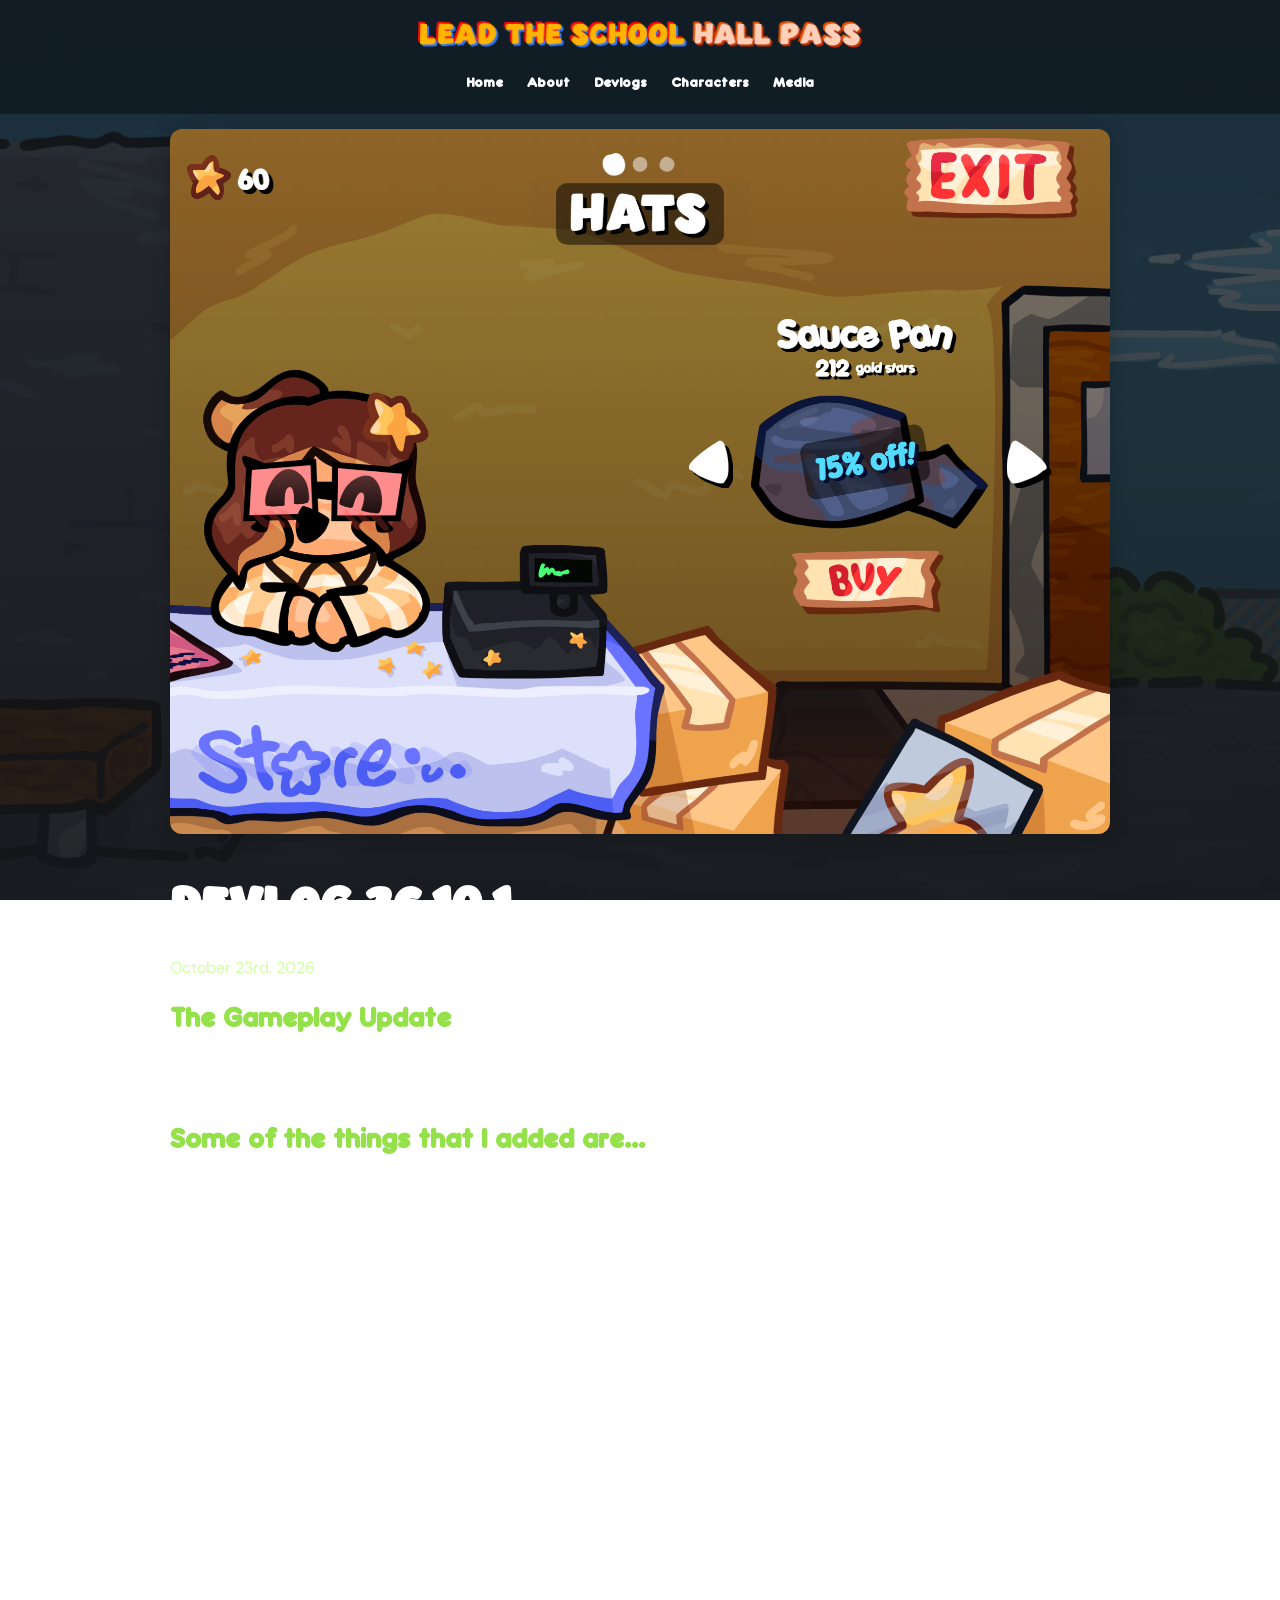
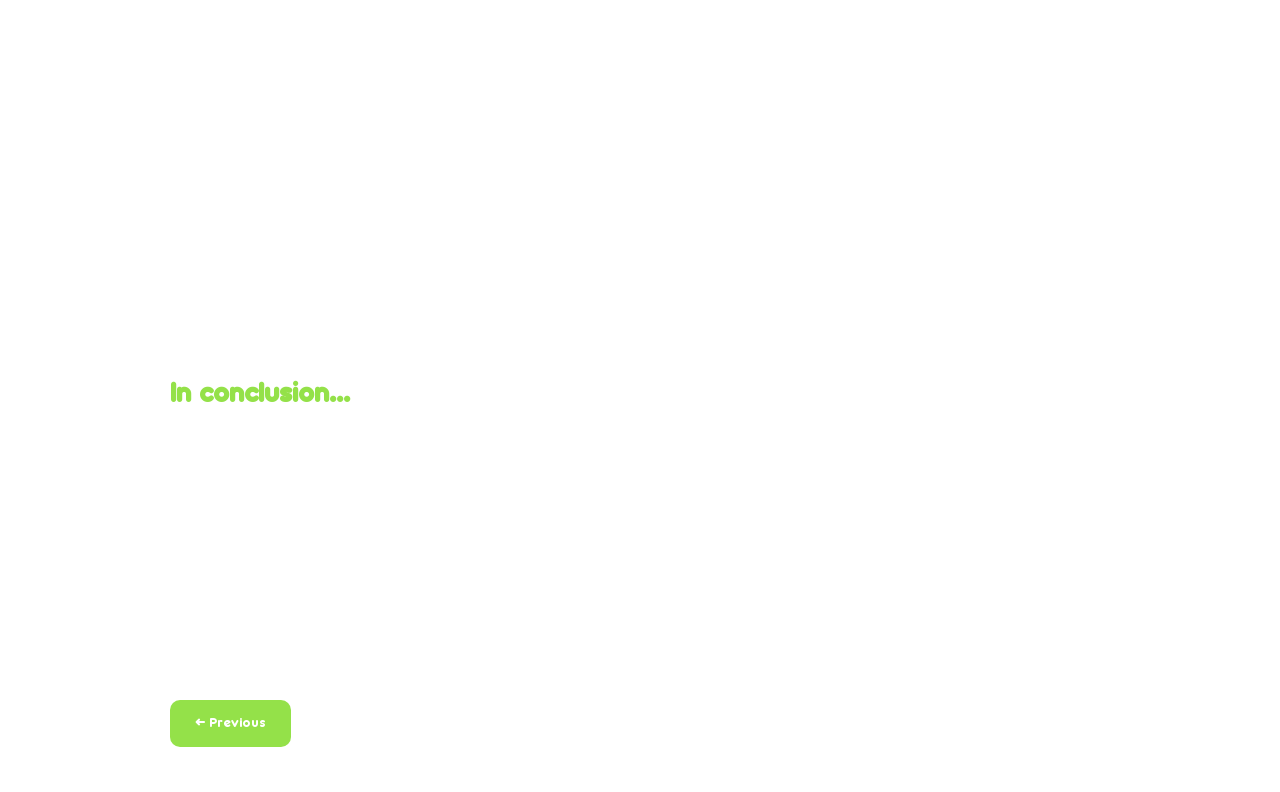
<file: devlogs/log5.html>
<!DOCTYPE html>
<html lang="en">
<head>
    <meta charset="UTF-8">
    <meta name="viewport" content="width=device-width, initial-scale=1.0">

    <title>Devlog 26.10.1</title>

    <link rel="icon" type="image/png" href="../images/icon.png">
    <link rel="stylesheet" href="../style.css">
</head>

<body>

    <header>
        <img src="../images/HPTitle.png" alt="Lead the School - Hall Pass" class="site-logo">

         <nav>
            <a href="../index.html">Home</a>
            <a href="#about">About</a>
            <a href="index.html">Devlogs</a>
            <a href="#characters">Characters</a>
            <a href="#media">Media</a>
        </nav>
    </header>

    <main>
        
        <section>
            <div class="devlog-gallery">
                <img src="images/26.10.1.png" alt="26.10.1">
            </div>
            
            <h1>Devlog 26.10.1</h1>
            <p class="date">October 23rd, 2026</p>

            <h2>The Gameplay Update</h2>
            
            <p>
                It's been a while since I've posted a proper Hall Pass update, but I'm proud of how this one turned out! I've spent a lot of time fixing bugs, improving existing systems, and adding some other new features to make sure the wait was worth it.
            </p>

            <h2>Some of the things that I added are...</h2>

            <p>
                <li><b>Switched engines from TurboWarp to PenguinMod</b></li>
            </p>

            <p>
                <em>I've decided to move the project over to PenguinMod, which gives me access to more extensions and tools that will help further expand Hall Pass into a proper game.</em>
            </p>

            <p>
                <li><b>New shop + shopkeeper</b></li>
            </p>

            <p>
                <em>I've added a brand-new shop run by your new shopkeeper, <b>Pandora!</b> You'll be able to spend your Gold Stars on different items, with discounts and special deals to give you more reasons to save up and spend your hard-earned stars.</em>
            </p>
              
            <p>
                <li><b>New card inventory system</b></li>
            </p>

            <p>
                <em>I reworked how cards are unlocked, equipped, and organized. This should make managing your cards much easier and give you more flexibility to customize your setup before fighting.</em>
            </p>

            <p>
                <li><b>Visual overhaul on cards and assets</b></li>
            </p>

            <p>
                <em>I've given Hall Pass a fresh coat of paint, with updated card designs and other visual improvements to help everything feel more polished and consistent.</em>
            </p>

            <p>
                <li><b>New text engine</b></li>
            </p>

            <p>
                <em>I created a new text engine to improve how text is displayed throughout the game. This gives me more flexibility with dialogue and other text-based features going forward.</em>
            </p>

            <p>
                <li><b>Critical DMG</b></li>
            </p>

            <p>
                <em>Battles now have the potential to be a little more unpredictable with the addition of critical damage. This should add another layer to combat and give attacks the chance to hit harder than usual.</em>
            </p>

            <p>
                <li><b>Dialogue</b></li>
            </p>

            <p>
                <em>A new dialogue system has been added to make Hall Pass feel more lively, as well as replaced the flavor text in favor (get it) of this system.</em>
            </p>

            <p>
                <li><b>Hats and card skins</b></li>
            </p>

            <p>
                <em>You can now customize Eric with hats and card skins! These give you more ways to personalize your fights and cards, making your setup feel a little more stylized.</em>
            </p>



            <h2>In conclusion...</h2>
            
            <p>
                There's still plenty more I want to do with Hall Pass, this is only just the beginning. I have some other ideas I'm hoping to bring to life in future updates, especially now with the change in Scratch engines. For now, I'm happy with how much progress I've made, and I hope these additions make the game a little more replayable.
            </p>

             <p>
                One last thing; Since I've switched the game over to PenguinMod and reworked some of its core systems, <em><b>you'll need to restart your progress to play this update.</b></em> Unfortunately, the old save data isn't compatible with the new version, so your previous progress won't carry over. I know this isn't ideal, but it was the only way to make these changes work properly.
            </p>
               
            <p>
                Thank you for understanding and taking the time to read my devlog, and make sure to check out my other work!
            </p>

            <p>
                <em>-Neon</em>
            </p>

            <div class="devlog-navigation">
                <a href="devlog4.html" class="button">
                    ← Previous
                </a>

                <span></span>
            </div>
        </section>
    </main>

</body>
</html>
</file>
<file: style.css>
/* Fonts */
@import url('https://fonts.googleapis.com/css2?family=DM+Sans:ital,opsz,wght@0,9..40,100..1000;1,9..40,100..1000&display=swap');

@font-face {
    font-family: "Molen Friend Demo";
    src: url("fonts/Molen Friend Demo.otf") format("opentype");
}

@font-face {
    font-family: "FranxurterTotallyMedium";
    src: url("fonts/FranxurterTotallyMedium-gxwjp.ttf") format("truetype");
}


/* General */

body {
    margin: 0;
    font-family: "DM Sans", sans-serif;
    color: #ffffff;
    line-height: 1.4;
    
    background-image:
    linear-gradient(
        rgba(19, 22, 25, 0.7),
        rgba(19, 22, 25, 0.9)
    ),
    url("images/bg.png");
    background-size: cover;
    background-position: center;
    background-repeat: no-repeat;
    background-attachment: fixed;
}



/* Website Title */

h1 {
    font-family: "Molen Friend Demo", sans-serif;
    color: #ffffff;
    font-size: 48px;
    margin-bottom: 15px;
}

.site-logo {
    width: 450px;
    height: auto;
    margin-bottom: 15px;
}

/* Marquee */

.marquee {
    width: 100%;
    overflow: hidden;
    white-space: nowrap;
    background: rgba(18, 14, 9, 0.7);
    border-top: 4px solid #ffcc55;
    border-bottom: 4px solid #ffcc55;
    padding: 12px 0;
    box-sizing: border-box;
    box-shadow: 0 0px 20px rgba(0, 0, 0, 0.1);
    margin-top: 25px;

    /* Fade both edges toward the center */
    -webkit-mask-image: linear-gradient(
        to right,
        transparent 0%,
        black 25%,
        black 75%,
        transparent 100%
    );
    mask-image: linear-gradient(
        to right,
        transparent 0%,
        black 25%,
        black 75%,
        transparent 100%
    );
}

.marquee-text {
    display: inline-block;
    padding-left: 100%;
    color: #ffcc55;
    font-family: "FranxurterTotallyMedium", sans-serif;
    font-size: 22px;
    animation: marquee-scroll 18s linear infinite;
}

@keyframes marquee-scroll {
    from {
        transform: translateX(0);
    }
    to {
        transform: translateX(-100%);
    }
}


/* Navigation */
nav a {
    font-family: "FranxurterTotallyMedium", sans-serif;
}

/* Headings */

h2,
h3 {
    font-family: "FranxurterTotallyMedium", sans-serif;
    color: #94e149;
    margin-bottom: 5px;
    margin-top: 5px;
}

.hero h2 {
    font-family: "Molen Friend Demo", sans-serif;
    color: white;
    font-size: 48px;
    margin-bottom: 15px;
}

/* Normal Paragraph Text */

p {
    font-family: "DM Sans", sans-serif;
    line-height: 1.4;
}

/* Header */

header {
    background: rgba(9, 12, 15, 0.5);
    color: white;
    padding: 20px;
    text-align: center;
}

header h1 {
    margin: 0 0 15px;
}


/* Navigation */

nav a {
    color: white;
    text-decoration: none;
    margin: 0 10px;
    font-weight: bold;
}

nav a:hover {
    text-decoration: underline;
}


/* Main */

main {
    max-width: 1000px;
    margin: auto;
}


/* Sections */

section {
    padding: 15px 30px;
    margin: 30;
}

section h2 {
    font-size: 32px;
}


/* Hero */

.hero {
    text-align: center;
    padding: 100px 56px;
    margin: 30px;
    background-image: linear-gradient(rgba(19, 22, 25, 0.3), rgba(19, 22, 25, 0.5)),
                      url("images/GameplayUpdate.png");
    background-size: cover;
    background-position: center;
    background-repeat: no-repeat;
    border-radius: 20px;
    box-shadow: 0 0px 20px rgba(0, 0, 0, 0.2);
}

.hero h2 {
    font-size: 48px;
    margin-bottom: 15px;
}

.hero p {
    font-size: 20px;
    max-width: 600px;
    margin: auto;
}


/* Button */

.button {
    display: inline-block;
    margin-top: 25px;
    padding: 12px 25px;
    border: none;
    background: #94e149;
    color: white;
    font-family: "FranxurterTotallyMedium", sans-serif;
    font-size: 16px;
    cursor: pointer;
    border-radius: 10px;
    text-decoration: none;
    transition: transform 0.2s, background 0.2s;
}

.button:hover {
    background: #d2ffa4;
    transform: translateY(-3px);
}

a {
    color: #94e149;
    text-decoration: none;
}

a:hover {
    color: #d2ffa4;
}

/* Devlog Buttons */

.devlog-navigation {
    display: flex;
    justify-content: space-between;
    margin-bottom: 30px;
}

/* Devlog */

.devlog-post {
    padding: 25px;
    margin-top: 20px;
    border-radius: 12px;
    box-shadow: 0 0px 20px rgba(0, 0, 0, 0.2);

    background-size: cover;
    background-position: center;
    background-repeat: no-repeat;

    color: white;

    transition: transform 0.2s;
}

.devlog-post h3 {
    margin-top: 0;
}

.devlog-post:hover {
    transform: translateY(-5px);
}

.devlog1 {
    background-image:
        linear-gradient(rgba(41, 47, 52, 0.5), rgba(41, 47, 52, 0.7)),
        url("devlogs/images/26.7.1.png");
}

.devlog2 {
    background-image:
        linear-gradient(rgba(41, 47, 52, 0.5), rgba(41, 47, 52, 0.7)),
        url("devlogs/images/26.7.2.png");
}

.devlog3 {
    background-image:
        linear-gradient(rgba(41, 47, 52, 0.5), rgba(41, 47, 52, 0.7)),
        url("devlogs/images/26.8.1.png");
}

.devlog4 {
    background-image:
        linear-gradient(rgba(41, 47, 52, 0.5), rgba(41, 47, 52, 0.7)),
        url("devlogs/images/26.9.1.png");
}

.devlog5 {
    background-image:
        linear-gradient(rgba(41, 47, 52, 0.5), rgba(41, 47, 52, 0.7)),
        url("devlogs/images/26.10.1.png");
}

.devlog6 {
    background-image:
        linear-gradient(rgba(41, 47, 52, 0.5), rgba(41, 47, 52, 0.7)),
        url("devlogs/images/26.11.1.png");
}


.devlog-link {
    color: inherit;
    text-decoration: none;
    display: block;
}

.date {
    color: #d2ffa4;
}


/* Characters */

.character-list {
    display: flex;
    gap: 20px;
    flex-wrap: wrap;
    justify-content: center;
}

.character {
    background: rgba(9, 12, 15, 0.5);
    padding: 20px;
    width: 200px;
    border-radius: 8px;
}

/* Media Gallery */

.media-gallery {
    display: flex;
    gap: 20px;
    flex-wrap: wrap;
    justify-content: center;
    margin-bottom: 20px;
}

.media-gallery img {
    width: 100%;
    max-width: 400px;
    border-radius: 12px;
    box-shadow: 0 0px 20px rgba(0, 0, 0, 0.2);
}

/* Devlog Gallery */

.devlog-gallery {
    display: flex;
    gap: 20px;
    flex-wrap: wrap;
    justify-content: center;
}

.devlog-gallery img {
    width: 100%;
    max-width: 950px;
    border-radius: 12px;
    box-shadow: 0 0px 20px rgba(0, 0, 0, 0.2);
}

.devlog-card {
    transition: transform 0.3s ease, opacity 0.3s ease;
}

.devlog-card.latest:hover {
    transform: translateY(-5px);
}

.devlog-card.previous:hover {
    transform: translateY(-5px);
}

/* Footer */

footer {
    background: rgba(9, 12, 15, 0.5);
    color: white;
    text-align: center;
    padding: 30px;
}
</file>
